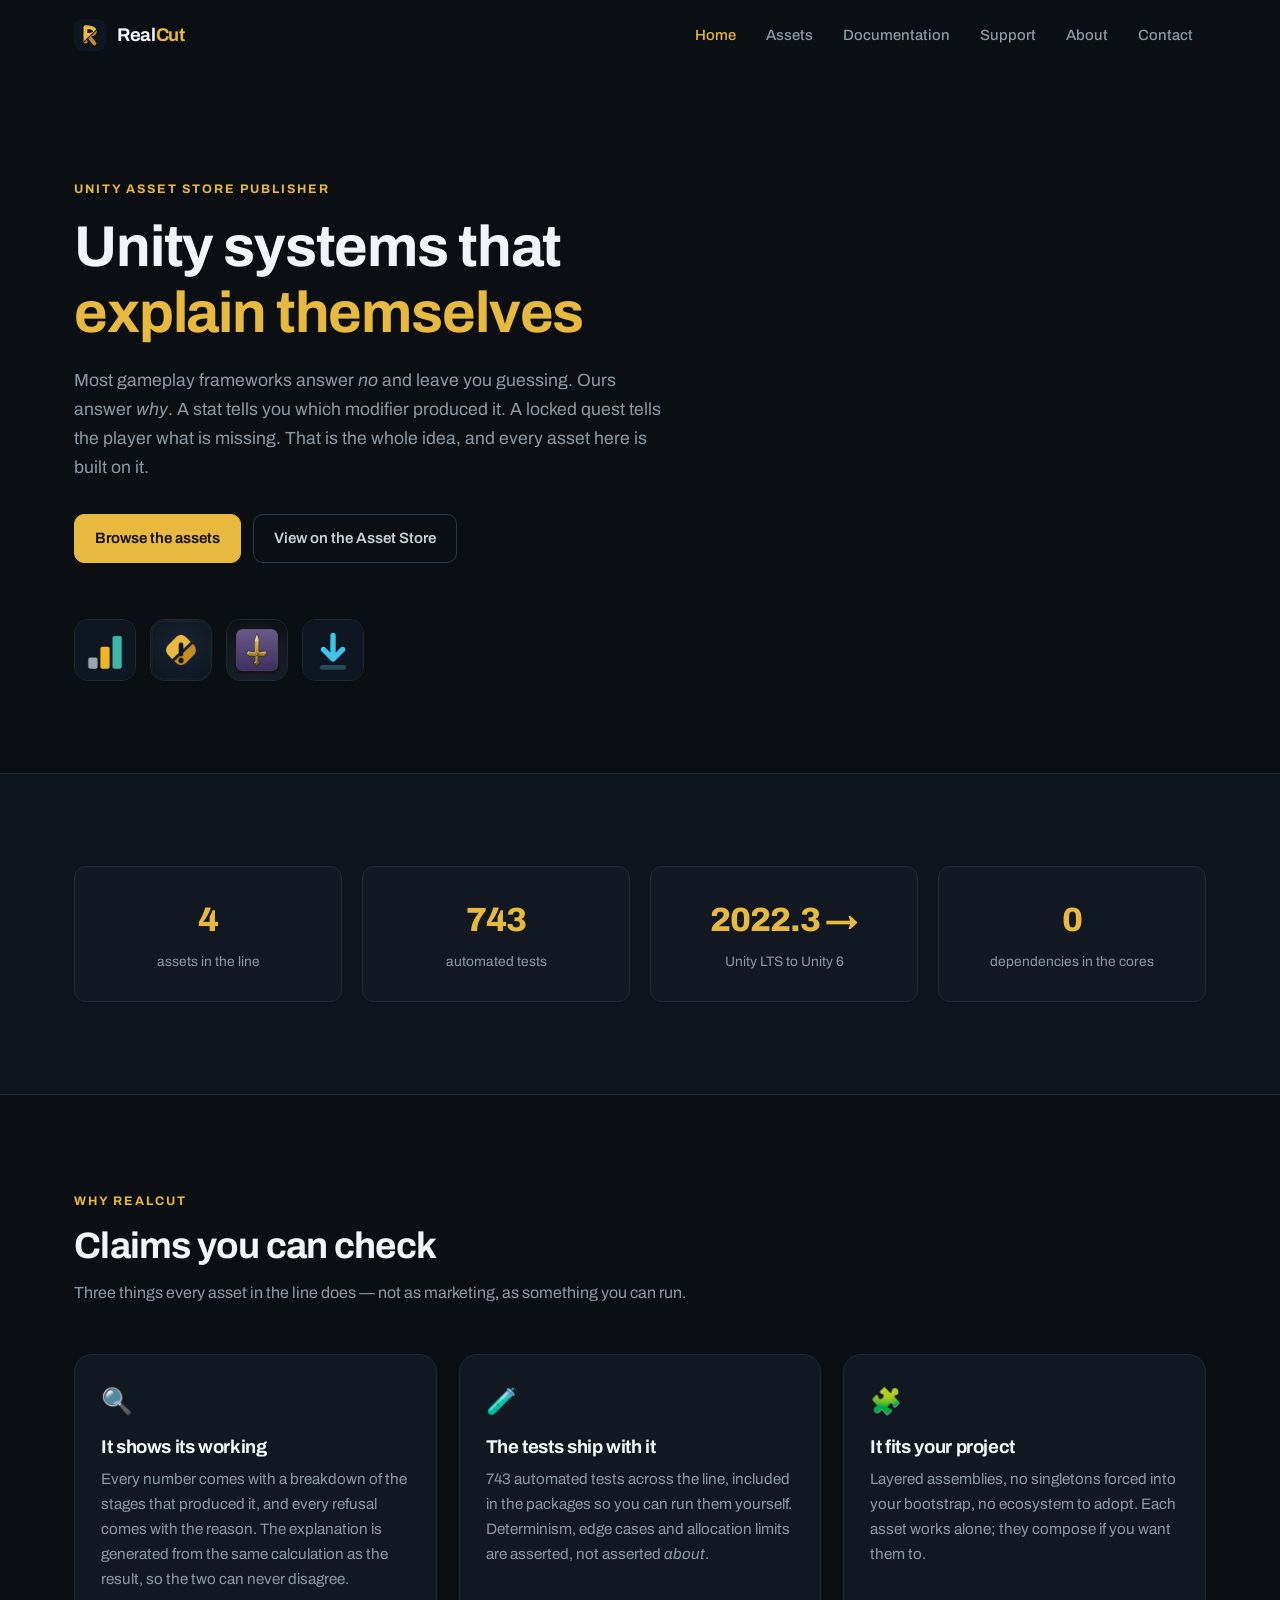
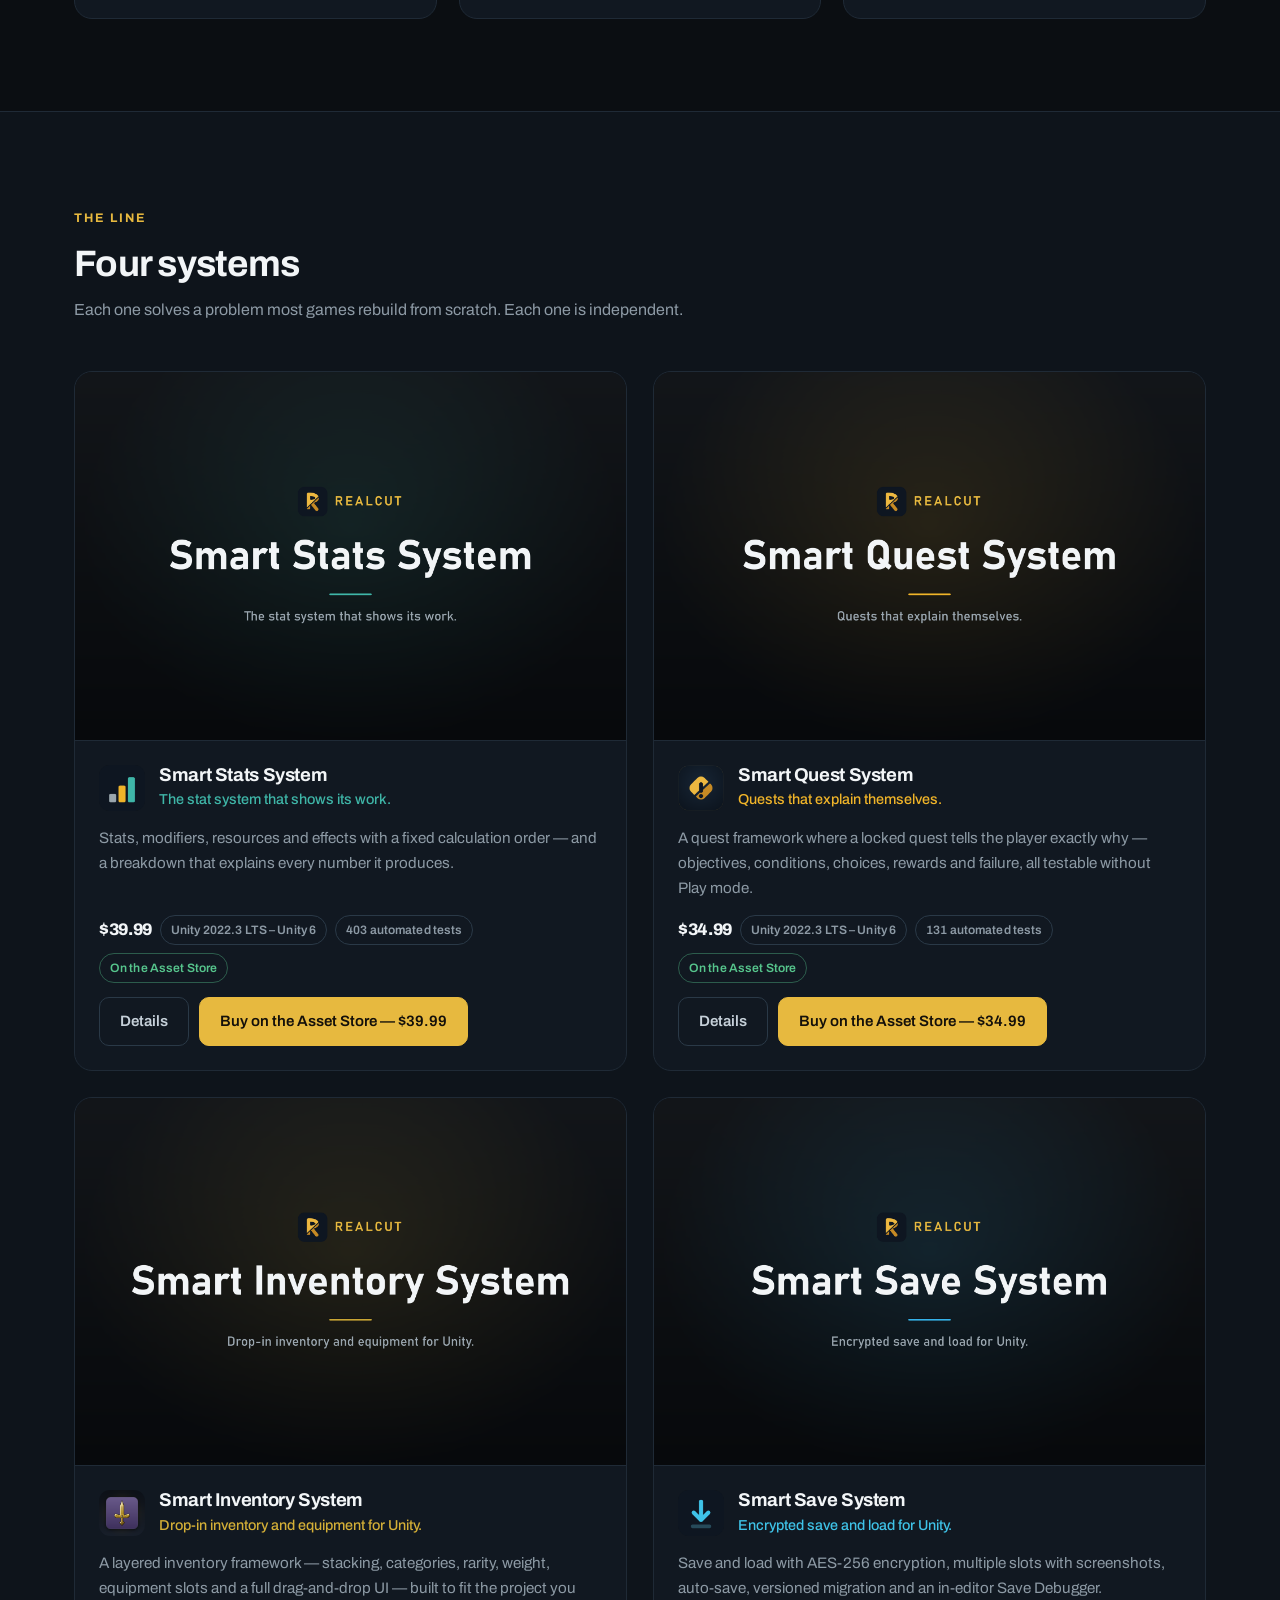
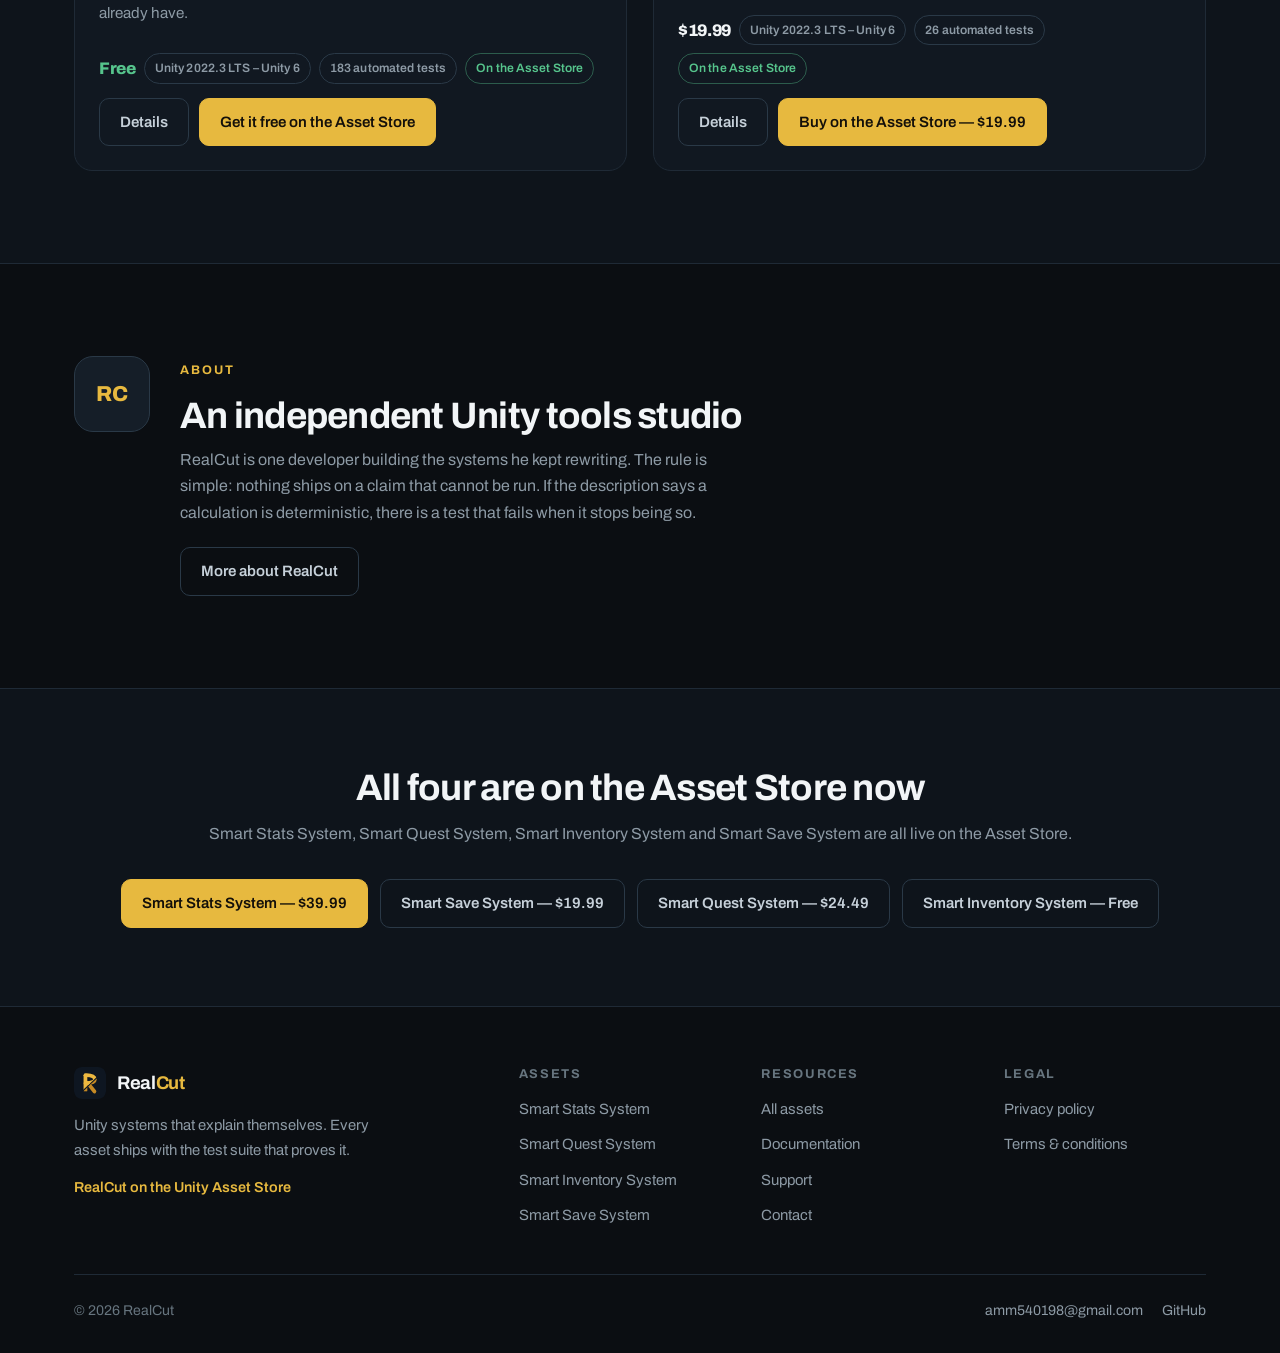
<file: index.html>
<!DOCTYPE html>
<html lang="en">
<head>
  <meta charset="UTF-8">
  <meta name="viewport" content="width=device-width, initial-scale=1.0">
  <title>RealCut — Unity systems that explain themselves</title>
  <meta name="description" content="RealCut builds Unity gameplay systems that show their working: stats, quests, inventory and saves, each shipped with the test suite that proves it.">
  <link rel="icon" type="image/svg+xml" href="assets/favicon.svg?v=20260904b">
  <link rel="alternate icon" type="image/png" href="assets/favicon-32.png?v=20260904b">
  <link rel="apple-touch-icon" href="assets/apple-touch-icon.png?v=20260904b">
  <meta property="og:title" content="RealCut — Unity systems that explain themselves">
  <meta property="og:description" content="Stats, quests, inventory and saves for Unity. Every asset ships with the test suite that proves it.">
  <meta property="og:image" content="assets/img/og-banner.png">
  <meta property="og:type" content="website">
  <link rel="stylesheet" href="css/style.css?v=20260904">
</head>
<body data-page="home">
  <header id="site-header" class="site-header"></header>

  <main>
    <section class="hero">
      <div class="container">
        <span class="eyebrow reveal">Unity Asset Store publisher</span>
        <h1 class="reveal" style="--i:1">Unity systems that<br><span class="grad">explain themselves</span></h1>
        <p class="tagline reveal" style="--i:2">
          Most gameplay frameworks answer <em>no</em> and leave you guessing. Ours answer
          <em>why</em>. A stat tells you which modifier produced it. A locked quest tells the
          player what is missing. That is the whole idea, and every asset here is built on it.
        </p>
        <div class="hero-actions reveal" style="--i:3">
          <a href="products.html" class="btn btn-solid">Browse the assets</a>
          <a href="https://assetstore.unity.com/publishers/152456" target="_blank" rel="noopener" class="btn btn-ghost">View on the Asset Store</a>
        </div>
        <div class="hero-suite reveal" style="--i:4">
          <a href="product.html?id=smart-stats" title="Smart Stats System"><img src="assets/img/icons/smart-stats.png" alt="Smart Stats System" width="160" height="160"></a>
          <a href="product.html?id=smart-quest" title="Smart Quest System"><img src="assets/img/icons/smart-quest.png" alt="Smart Quest System" width="160" height="160"></a>
          <a href="product.html?id=smart-inventory" title="Smart Inventory System"><img src="assets/img/icons/smart-inventory.png" alt="Smart Inventory System" width="160" height="160"></a>
          <a href="product.html?id=smart-save" title="Smart Save System"><img src="assets/img/icons/smart-save.png" alt="Smart Save System" width="160" height="160"></a>
        </div>
      </div>
    </section>

    <section class="section alt">
      <div class="container">
        <div class="stat-row">
          <div class="stat reveal"><span class="num" data-count="4">4</span><span class="lbl">assets in the line</span></div>
          <div class="stat reveal" style="--i:1"><span class="num" data-count="743">743</span><span class="lbl">automated tests</span></div>
          <div class="stat reveal" style="--i:2"><span class="num">2022.3 →</span><span class="lbl">Unity LTS to Unity 6</span></div>
          <div class="stat reveal" style="--i:3"><span class="num" data-count="0">0</span><span class="lbl">dependencies in the cores</span></div>
        </div>
      </div>
    </section>

    <section class="section">
      <div class="container">
        <div class="section-head reveal">
          <span class="eyebrow">Why RealCut</span>
          <h2>Claims you can check</h2>
          <p>Three things every asset in the line does — not as marketing, as something you can run.</p>
        </div>
        <div class="grid-3">
          <div class="card feature-card reveal">
            <div class="feature-icon">🔍</div>
            <h3>It shows its working</h3>
            <p>Every number comes with a breakdown of the stages that produced it, and every refusal comes with the reason. The explanation is generated from the same calculation as the result, so the two can never disagree.</p>
          </div>
          <div class="card feature-card reveal" style="--i:1">
            <div class="feature-icon">🧪</div>
            <h3>The tests ship with it</h3>
            <p>743 automated tests across the line, included in the packages so you can run them yourself. Determinism, edge cases and allocation limits are asserted, not asserted <em>about</em>.</p>
          </div>
          <div class="card feature-card reveal" style="--i:2">
            <div class="feature-icon">🧩</div>
            <h3>It fits your project</h3>
            <p>Layered assemblies, no singletons forced into your bootstrap, no ecosystem to adopt. Each asset works alone; they compose if you want them to.</p>
          </div>
        </div>
      </div>
    </section>

    <section class="section alt">
      <div class="container">
        <div class="section-head reveal">
          <span class="eyebrow">The line</span>
          <h2>Four systems</h2>
          <p>Each one solves a problem most games rebuild from scratch. Each one is independent.</p>
        </div>
        <div id="product-grid" class="product-grid"></div>
      </div>
    </section>

    <section class="section">
      <div class="container">
        <div class="about-hero reveal">
          <div class="avatar">RC</div>
          <div>
            <span class="eyebrow">About</span>
            <h2 style="margin-bottom:.6rem">An independent Unity tools studio</h2>
            <p class="dim" style="max-width:64ch">
              RealCut is one developer building the systems he kept rewriting. The rule is
              simple: nothing ships on a claim that cannot be run. If the description says a
              calculation is deterministic, there is a test that fails when it stops being so.
            </p>
            <div style="margin-top:1.3rem">
              <a href="about.html" class="btn btn-ghost">More about RealCut</a>
            </div>
          </div>
        </div>
      </div>
    </section>

    <section class="cta-band">
      <div class="container">
        <h2>All four are on the Asset Store now</h2>
        <p>Smart Stats System, Smart Quest System, Smart Inventory System and Smart Save System are all live on the Asset Store.</p>
        <div class="hero-actions">
          <a href="https://assetstore.unity.com/packages/tools/game-toolkits/smart-stats-system-396696" target="_blank" rel="noopener" class="btn btn-solid">Smart Stats System — $39.99</a>
          <a href="https://assetstore.unity.com/packages/tools/utilities/smart-save-system-394386" target="_blank" rel="noopener" class="btn btn-ghost">Smart Save System — $19.99</a> <a href="https://assetstore.unity.com/packages/tools/game-toolkits/smart-quest-system-395378" target="_blank" rel="noopener" class="btn btn-ghost">Smart Quest System — $24.49</a> <a href="https://assetstore.unity.com/packages/tools/game-toolkits/smart-inventory-system-394732" target="_blank" rel="noopener" class="btn btn-ghost">Smart Inventory System — Free</a>
        </div>
      </div>
    </section>
  </main>

  <footer id="site-footer" class="site-footer"></footer>
  <script src="js/main.js?v=20260904"></script>
  <script src="js/products.js?v=20260905"></script>
</body>
</html>
</file>
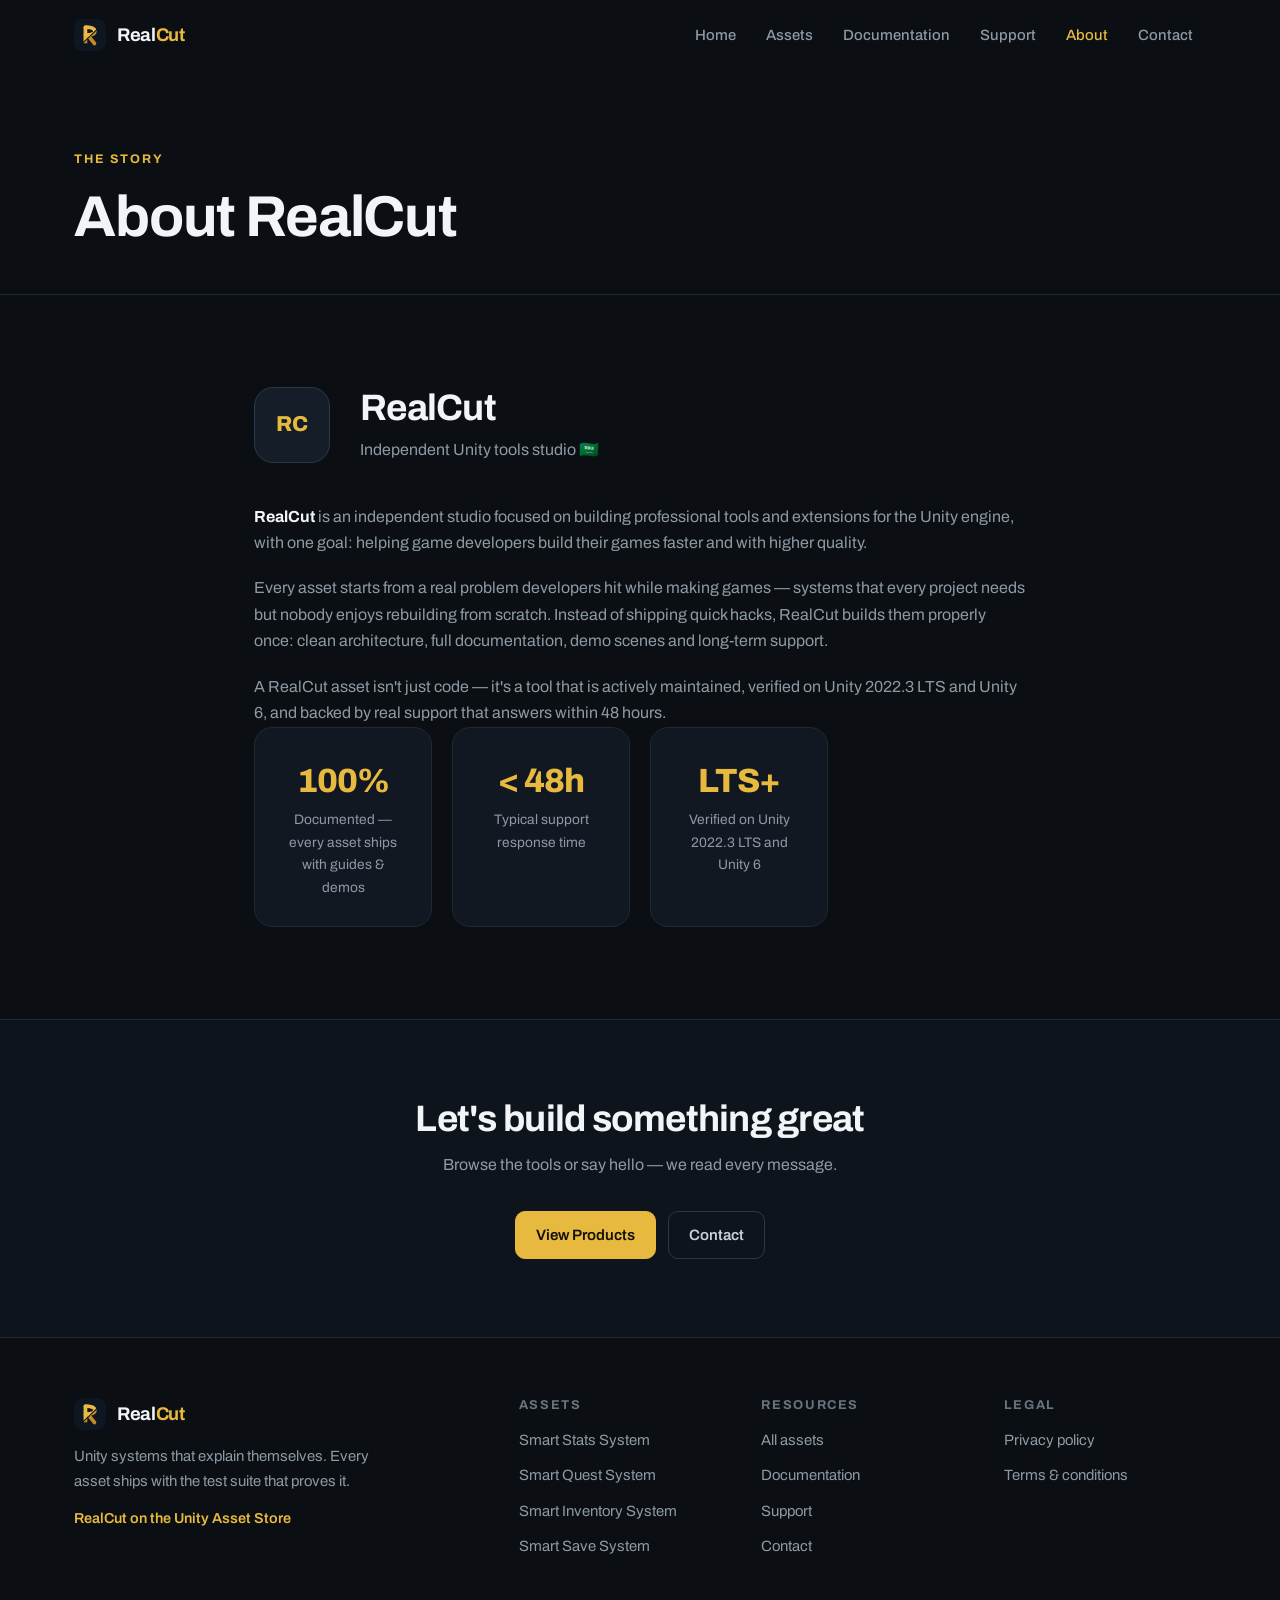
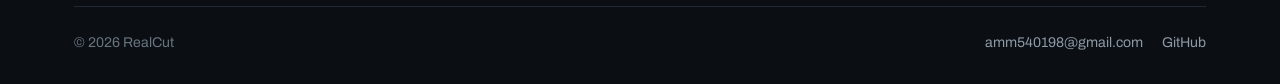
<file: about.html>
<!DOCTYPE html>
<html lang="en">
<head>
  <meta charset="UTF-8">
  <meta name="viewport" content="width=device-width, initial-scale=1.0">
  <title>About — RealCut</title>
  <meta name="description" content="RealCut is an independent publisher building professional tools and extensions for the Unity engine.">
  <link rel="icon" type="image/svg+xml" href="assets/favicon.svg?v=20260904b">
  <link rel="alternate icon" type="image/png" href="assets/favicon-32.png?v=20260904b">
  <link rel="apple-touch-icon" href="assets/apple-touch-icon.png?v=20260904b">
  <link rel="stylesheet" href="css/style.css?v=20260904">
</head>
<body data-page="about">
  <header id="site-header" class="site-header"></header>

  <main>
    <section class="page-head">
      <div class="container">
        <span class="eyebrow">The story</span>
        <h1>About RealCut</h1>
      </div>
    </section>

    <section class="section">
      <div class="container" style="max-width:820px">
        <div class="about-hero">
          <div class="avatar">RC</div>
          <div>
            <h2 style="margin-bottom:0.5rem">RealCut</h2>
            <p style="color:var(--text-dim)">Independent Unity tools studio 🇸🇦</p>
          </div>
        </div>

        <div style="margin-top:2.5rem; display:grid; gap:1.2rem; color:var(--text-dim)">
          <p>
            <strong style="color:var(--text)">RealCut</strong> is an independent studio focused on building
            professional tools and extensions for the Unity engine, with one goal: helping game developers
            build their games faster and with higher quality.
          </p>
          <p>
            Every asset starts from a real problem developers hit while making games — systems that every project
            needs but nobody enjoys rebuilding from scratch. Instead of shipping quick hacks, RealCut builds them
            properly once: clean architecture, full documentation, demo scenes and long-term support.
          </p>
          <p>
            A RealCut asset isn't just code — it's a tool that is actively maintained, verified on Unity 2022.3 LTS and Unity 6, and backed by real support that answers within 48 hours.
          </p>
        </div>

        <div class="stat-row">
          <div class="card stat">
            <div class="num">100%</div>
            <div class="lbl">Documented — every asset ships with guides &amp; demos</div>
          </div>
          <div class="card stat">
            <div class="num">&lt; 48h</div>
            <div class="lbl">Typical support response time</div>
          </div>
          <div class="card stat">
            <div class="num">LTS+</div>
            <div class="lbl">Verified on Unity 2022.3 LTS and Unity 6</div>
          </div>
        </div>
      </div>
    </section>

    <section class="cta-band">
      <div class="container">
        <h2>Let's build something great</h2>
        <p>Browse the tools or say hello — we read every message.</p>
        <div class="hero-actions">
          <a href="products.html" class="btn btn-primary">View Products</a>
          <a href="contact.html" class="btn btn-outline">Contact</a>
        </div>
      </div>
    </section>
  </main>

  <footer id="site-footer" class="site-footer"></footer>
  <script src="js/main.js?v=20260904"></script>
</body>
</html>
</file>
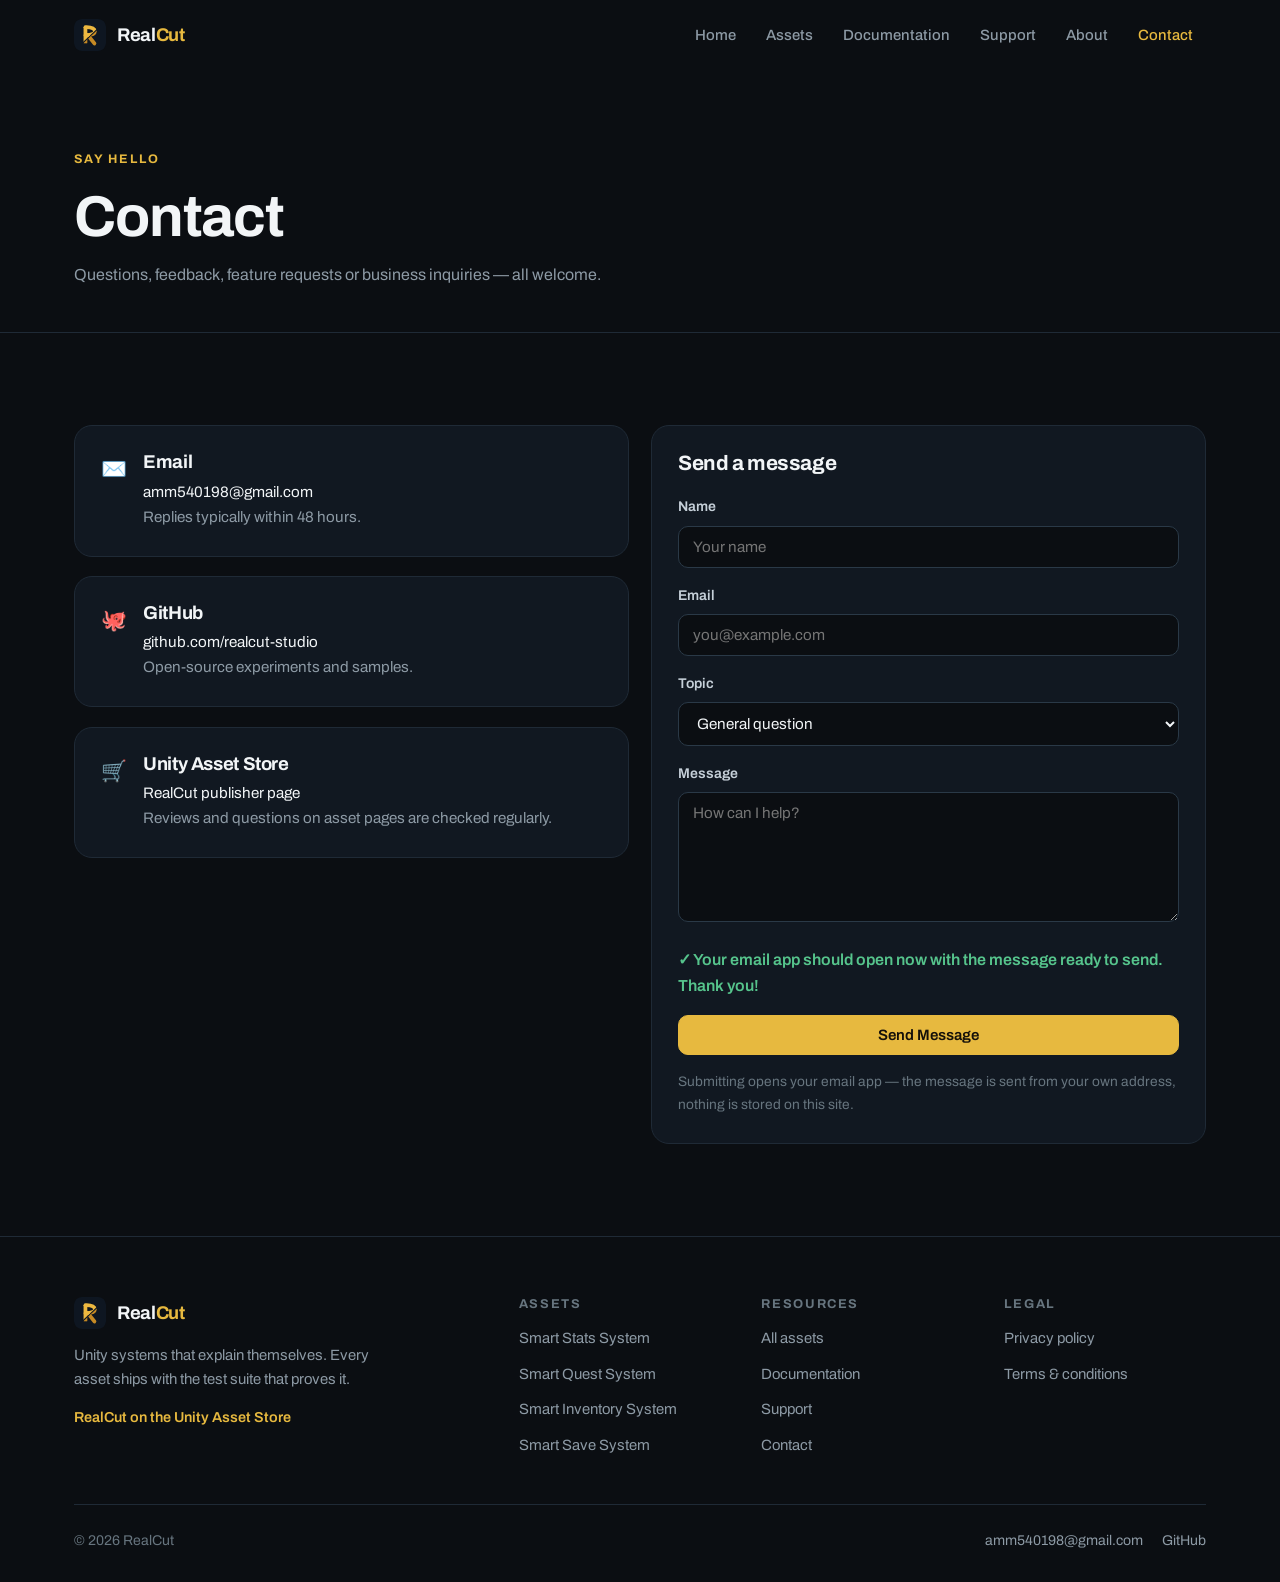
<file: contact.html>
<!DOCTYPE html>
<html lang="en">
<head>
  <meta charset="UTF-8">
  <meta name="viewport" content="width=device-width, initial-scale=1.0">
  <title>Contact — RealCut</title>
  <meta name="description" content="Contact RealCut — email, message form and GitHub.">
  <link rel="icon" type="image/svg+xml" href="assets/favicon.svg?v=20260904b">
  <link rel="alternate icon" type="image/png" href="assets/favicon-32.png?v=20260904b">
  <link rel="apple-touch-icon" href="assets/apple-touch-icon.png?v=20260904b">
  <link rel="stylesheet" href="css/style.css?v=20260904">
</head>
<body data-page="contact">
  <header id="site-header" class="site-header"></header>

  <main>
    <section class="page-head">
      <div class="container">
        <span class="eyebrow">Say hello</span>
        <h1>Contact</h1>
        <p>Questions, feedback, feature requests or business inquiries — all welcome.</p>
      </div>
    </section>

    <section class="section">
      <div class="container">
        <div class="grid-2" style="align-items:start">
          <div style="display:grid; gap:1.2rem">
            <div class="card info-tile">
              <div class="ico">✉️</div>
              <div>
                <h3>Email</h3>
                <p><a href="mailto:amm540198@gmail.com">amm540198@gmail.com</a><br>Replies typically within 48 hours.</p>
              </div>
            </div>
            <div class="card info-tile">
              <div class="ico">🐙</div>
              <div>
                <h3>GitHub</h3>
                <p><a href="https://github.com/realcut-studio" target="_blank" rel="noopener">github.com/realcut-studio</a><br>Open-source experiments and samples.</p>
              </div>
            </div>
            <div class="card info-tile">
              <div class="ico">🛒</div>
              <div>
                <h3>Unity Asset Store</h3>
                <p><a href="https://assetstore.unity.com/" target="_blank" rel="noopener">RealCut publisher page</a><br>Reviews and questions on asset pages are checked regularly.</p>
              </div>
            </div>
          </div>

          <div class="card">
            <h2 style="font-size:1.3rem; margin-bottom:1.2rem">Send a message</h2>
            <form id="contact-form" class="form-grid">
              <div>
                <label for="cf-name">Name</label>
                <input id="cf-name" name="name" type="text" placeholder="Your name" required>
              </div>
              <div>
                <label for="cf-email">Email</label>
                <input id="cf-email" name="email" type="email" placeholder="you@example.com" required>
              </div>
              <div>
                <label for="cf-topic">Topic</label>
                <select id="cf-topic" name="topic">
                  <option>General question</option>
                  <option>Bug report</option>
                  <option>Feature request</option>
                  <option>Business inquiry</option>
                </select>
              </div>
              <div>
                <label for="cf-msg">Message</label>
                <textarea id="cf-msg" name="message" placeholder="How can I help?" required></textarea>
              </div>
              <div class="form-success" id="cf-success">✓ Your email app should open now with the message ready to send. Thank you!</div>
              <button type="submit" class="btn btn-primary">Send Message</button>
              <p class="form-note">Submitting opens your email app — the message is sent from your own address, nothing is stored on this site.</p>
            </form>
          </div>
        </div>
      </div>
    </section>
  </main>

  <footer id="site-footer" class="site-footer"></footer>
  <script src="js/main.js?v=20260904"></script>
  <script>
    document.getElementById("contact-form").addEventListener("submit", (e) => {
      e.preventDefault();
      const f = e.target;
      const subject = encodeURIComponent(`[${f.topic.value}] Message from ${f.name.value}`);
      const body = encodeURIComponent(`${f.message.value}\n\n— ${f.name.value} (${f.email.value})`);
      window.location.href = `mailto:amm540198@gmail.com?subject=${subject}&body=${body}`;
      document.getElementById("cf-success").classList.add("show");
    });
  </script>
</body>
</html>
</file>
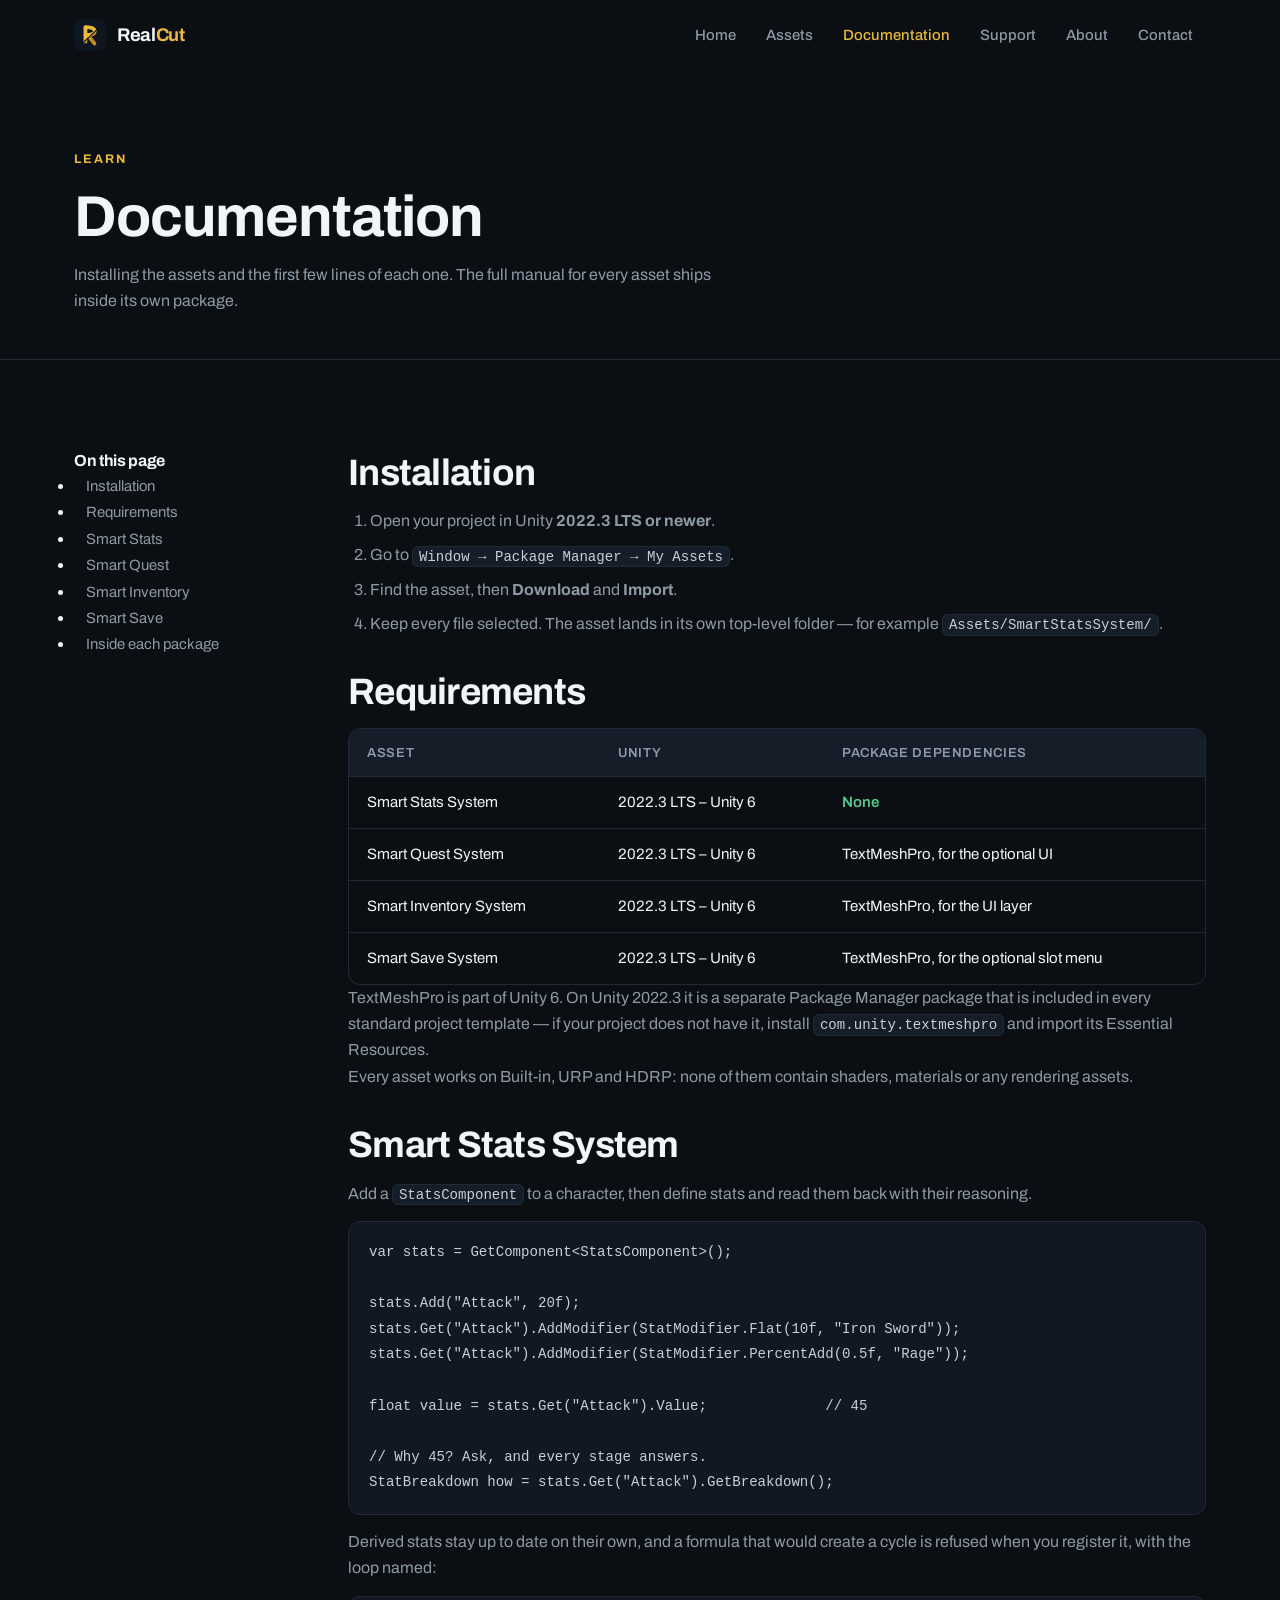
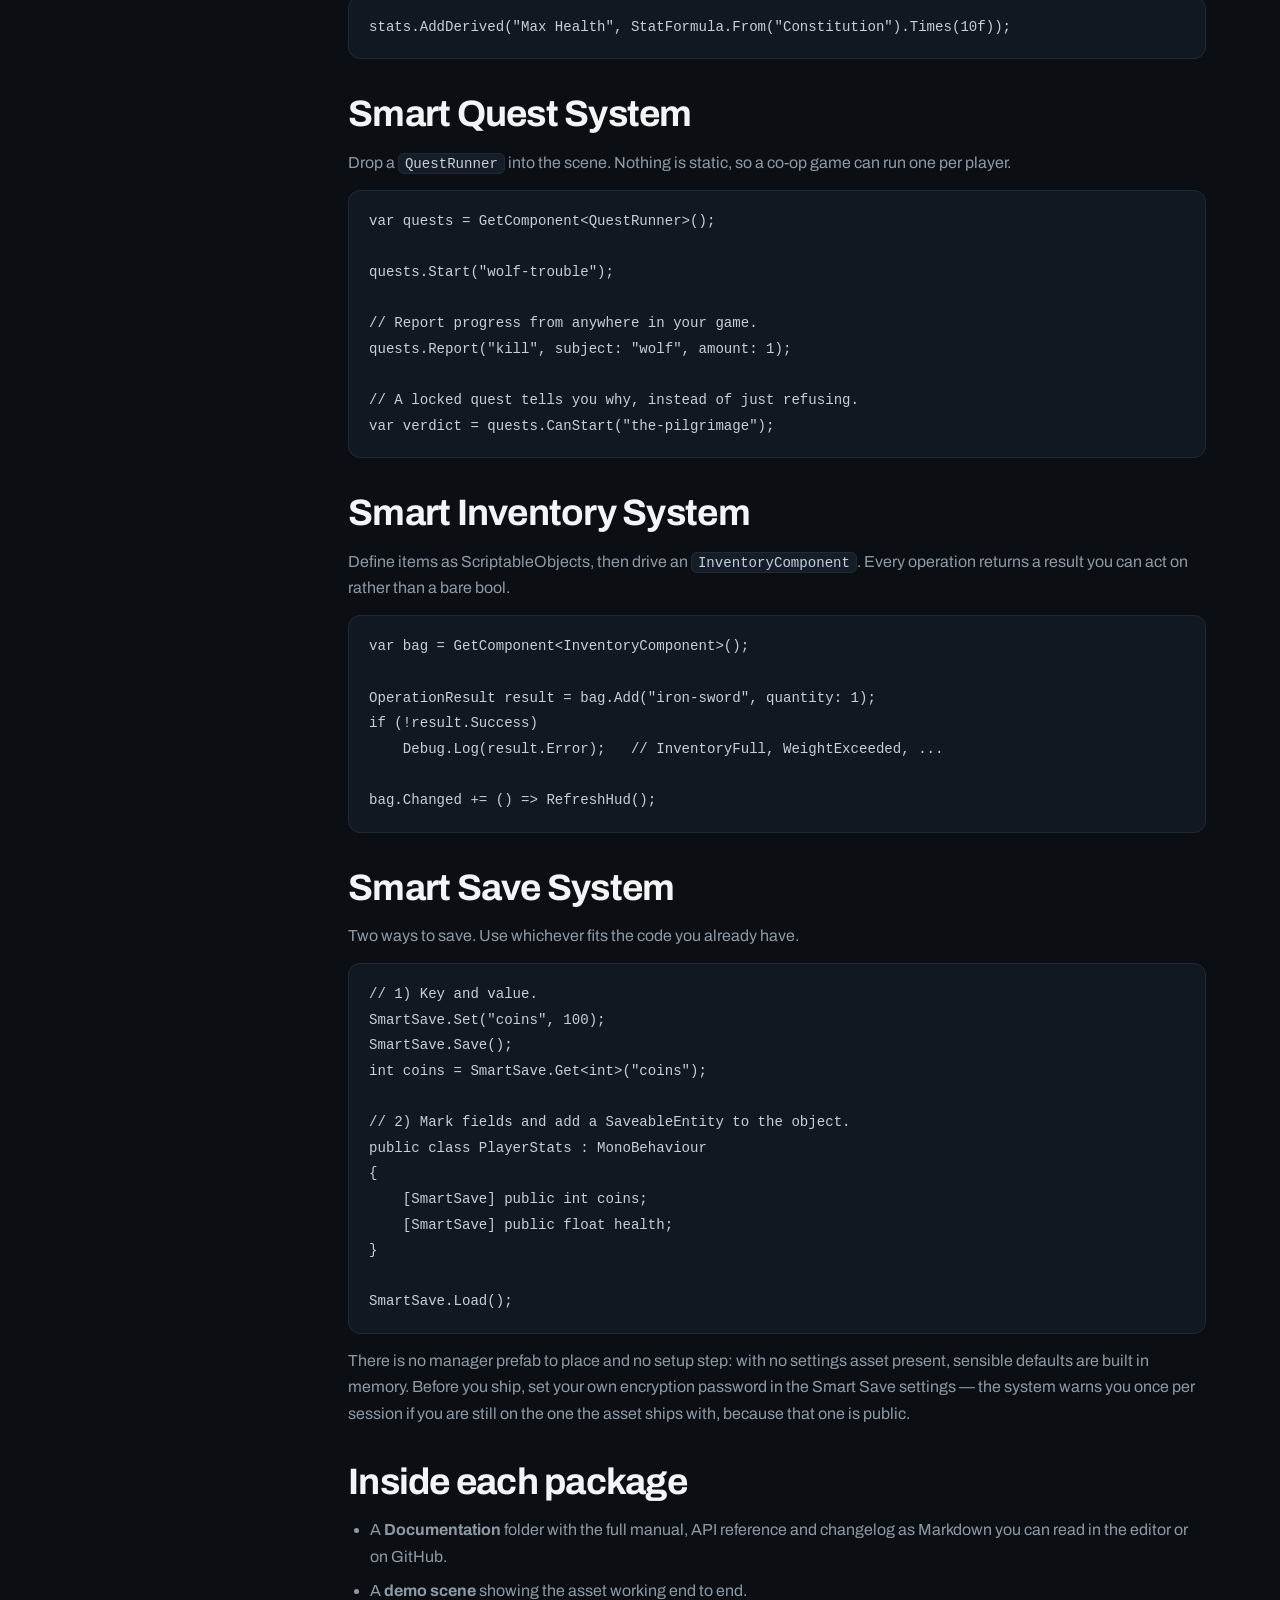
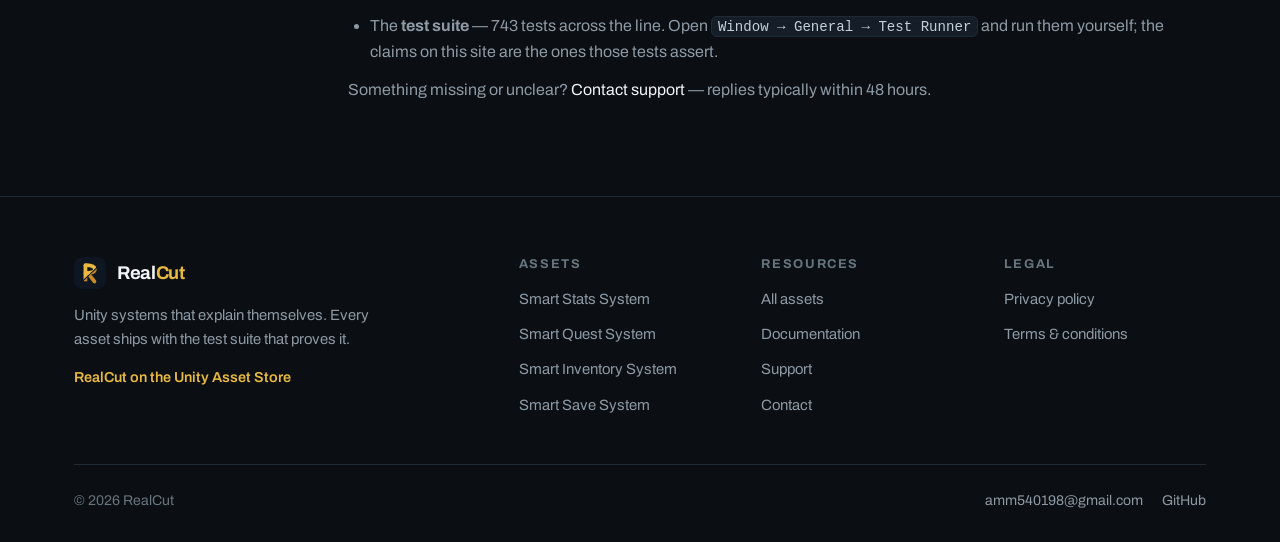
<file: docs.html>
<!DOCTYPE html>
<html lang="en">
<head>
  <meta charset="UTF-8">
  <meta name="viewport" content="width=device-width, initial-scale=1.0">
  <title>Documentation — RealCut</title>
  <meta name="description" content="Installing and getting started with RealCut Unity assets: Smart Stats, Smart Quest, Smart Inventory and Smart Save.">
  <link rel="icon" type="image/svg+xml" href="assets/favicon.svg?v=20260904b">
  <link rel="alternate icon" type="image/png" href="assets/favicon-32.png?v=20260904b">
  <link rel="apple-touch-icon" href="assets/apple-touch-icon.png?v=20260904b">
  <link rel="stylesheet" href="css/style.css?v=20260904">
</head>
<body data-page="docs">
  <header id="site-header" class="site-header"></header>

  <main>
    <section class="page-head">
      <div class="container">
        <span class="eyebrow">Learn</span>
        <h1>Documentation</h1>
        <p>Installing the assets and the first few lines of each one. The full manual for every asset ships inside its own package.</p>
      </div>
    </section>

    <section class="section">
      <div class="container docs-layout">
        <aside class="docs-nav">
          <h4>On this page</h4>
          <ul>
            <li><a href="#installation">Installation</a></li>
            <li><a href="#requirements">Requirements</a></li>
            <li><a href="#stats">Smart Stats</a></li>
            <li><a href="#quest">Smart Quest</a></li>
            <li><a href="#inventory">Smart Inventory</a></li>
            <li><a href="#save">Smart Save</a></li>
            <li><a href="#in-package">Inside each package</a></li>
          </ul>
        </aside>

        <div class="docs-body">
          <h2 id="installation">Installation</h2>
          <ol>
            <li>Open your project in Unity <strong>2022.3 LTS or newer</strong>.</li>
            <li>Go to <code>Window → Package Manager → My Assets</code>.</li>
            <li>Find the asset, then <strong>Download</strong> and <strong>Import</strong>.</li>
            <li>Keep every file selected. The asset lands in its own top-level folder — for example <code>Assets/SmartStatsSystem/</code>.</li>
          </ol>

          <h2 id="requirements">Requirements</h2>
          <div class="table-wrap">
            <table>
              <thead><tr><th>Asset</th><th>Unity</th><th>Package dependencies</th></tr></thead>
              <tbody>
                <tr><td>Smart Stats System</td><td>2022.3 LTS – Unity 6</td><td class="yes">None</td></tr>
                <tr><td>Smart Quest System</td><td>2022.3 LTS – Unity 6</td><td>TextMeshPro, for the optional UI</td></tr>
                <tr><td>Smart Inventory System</td><td>2022.3 LTS – Unity 6</td><td>TextMeshPro, for the UI layer</td></tr>
                <tr><td>Smart Save System</td><td>2022.3 LTS – Unity 6</td><td>TextMeshPro, for the optional slot menu</td></tr>
              </tbody>
            </table>
          </div>
          <p>TextMeshPro is part of Unity 6. On Unity 2022.3 it is a separate Package Manager package that is included in every standard project template — if your project does not have it, install <code>com.unity.textmeshpro</code> and import its Essential Resources.</p>
          <p>Every asset works on Built-in, URP and HDRP: none of them contain shaders, materials or any rendering assets.</p>

          <h2 id="stats">Smart Stats System</h2>
          <p>Add a <code>StatsComponent</code> to a character, then define stats and read them back with their reasoning.</p>
          <pre><code>var stats = GetComponent&lt;StatsComponent&gt;();

stats.Add("Attack", 20f);
stats.Get("Attack").AddModifier(StatModifier.Flat(10f, "Iron Sword"));
stats.Get("Attack").AddModifier(StatModifier.PercentAdd(0.5f, "Rage"));

float value = stats.Get("Attack").Value;              // 45

// Why 45? Ask, and every stage answers.
StatBreakdown how = stats.Get("Attack").GetBreakdown();</code></pre>
          <p>Derived stats stay up to date on their own, and a formula that would create a cycle is refused when you register it, with the loop named:</p>
          <pre><code>stats.AddDerived("Max Health", StatFormula.From("Constitution").Times(10f));</code></pre>

          <h2 id="quest">Smart Quest System</h2>
          <p>Drop a <code>QuestRunner</code> into the scene. Nothing is static, so a co-op game can run one per player.</p>
          <pre><code>var quests = GetComponent&lt;QuestRunner&gt;();

quests.Start("wolf-trouble");

// Report progress from anywhere in your game.
quests.Report("kill", subject: "wolf", amount: 1);

// A locked quest tells you why, instead of just refusing.
var verdict = quests.CanStart("the-pilgrimage");</code></pre>

          <h2 id="inventory">Smart Inventory System</h2>
          <p>Define items as ScriptableObjects, then drive an <code>InventoryComponent</code>. Every operation returns a result you can act on rather than a bare bool.</p>
          <pre><code>var bag = GetComponent&lt;InventoryComponent&gt;();

OperationResult result = bag.Add("iron-sword", quantity: 1);
if (!result.Success)
    Debug.Log(result.Error);   // InventoryFull, WeightExceeded, ...

bag.Changed += () =&gt; RefreshHud();</code></pre>

          <h2 id="save">Smart Save System</h2>
          <p>Two ways to save. Use whichever fits the code you already have.</p>
          <pre><code>// 1) Key and value.
SmartSave.Set("coins", 100);
SmartSave.Save();
int coins = SmartSave.Get&lt;int&gt;("coins");

// 2) Mark fields and add a SaveableEntity to the object.
public class PlayerStats : MonoBehaviour
{
    [SmartSave] public int coins;
    [SmartSave] public float health;
}

SmartSave.Load();</code></pre>
          <p>There is no manager prefab to place and no setup step: with no settings asset present, sensible defaults are built in memory. Before you ship, set your own encryption password in the Smart Save settings — the system warns you once per session if you are still on the one the asset ships with, because that one is public.</p>

          <h2 id="in-package">Inside each package</h2>
          <ul>
            <li>A <strong>Documentation</strong> folder with the full manual, API reference and changelog as Markdown you can read in the editor or on GitHub.</li>
            <li>A <strong>demo scene</strong> showing the asset working end to end.</li>
            <li>The <strong>test suite</strong> — 743 tests across the line. Open <code>Window → General → Test Runner</code> and run them yourself; the claims on this site are the ones those tests assert.</li>
          </ul>
          <p>Something missing or unclear? <a href="support.html">Contact support</a> — replies typically within 48 hours.</p>
        </div>
      </div>
    </section>
  </main>

  <footer id="site-footer" class="site-footer"></footer>
  <script src="js/main.js?v=20260904"></script>
</body>
</html>
</file>
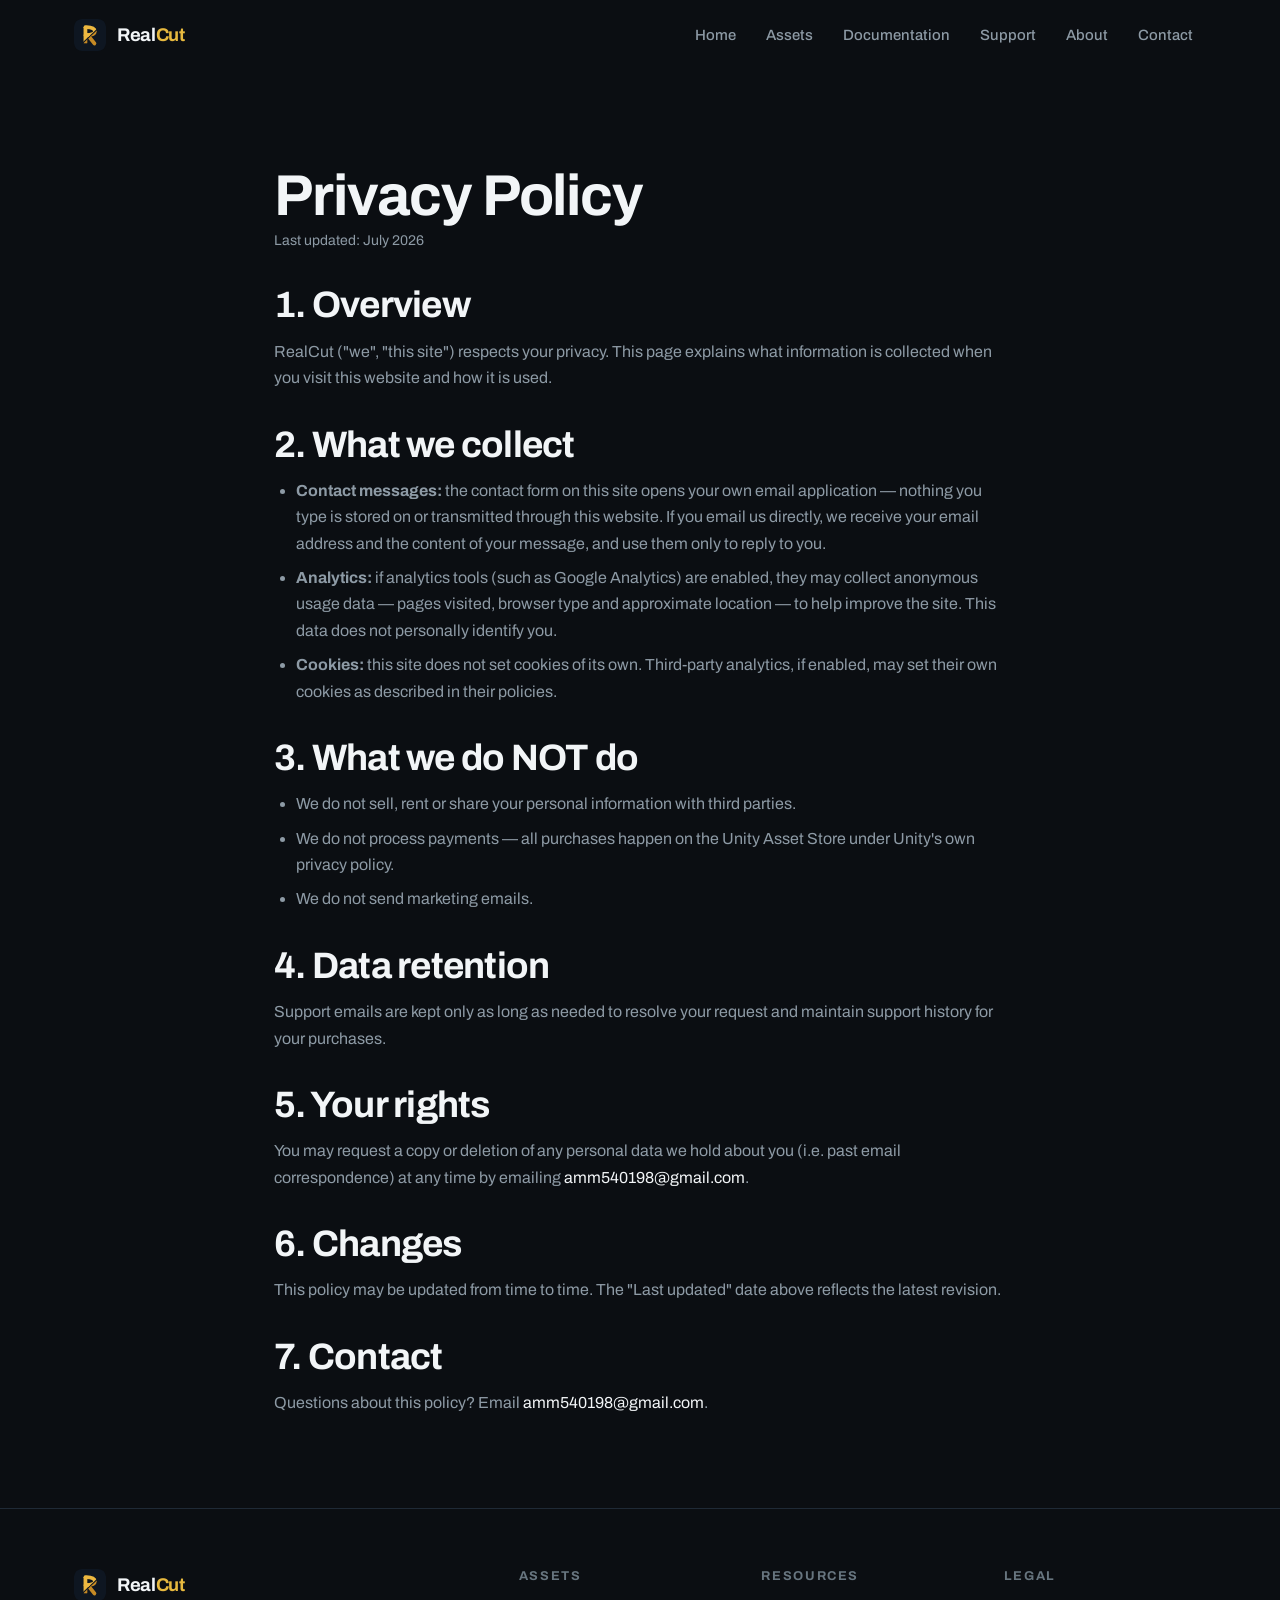
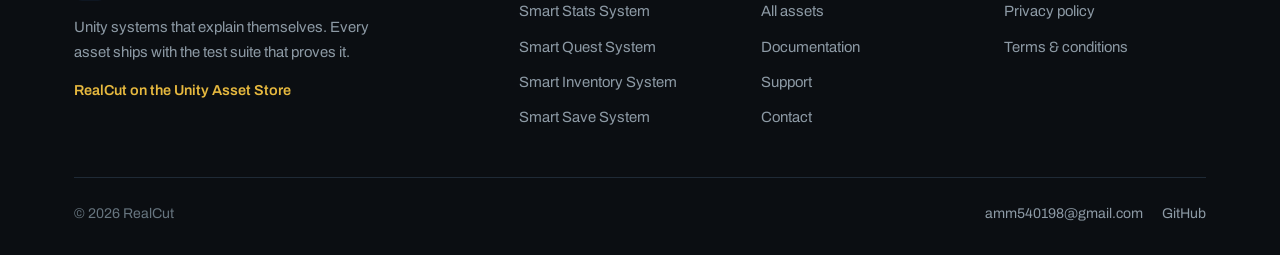
<file: privacy.html>
<!DOCTYPE html>
<html lang="en">
<head>
  <meta charset="UTF-8">
  <meta name="viewport" content="width=device-width, initial-scale=1.0">
  <title>Privacy Policy — RealCut</title>
  <meta name="description" content="RealCut privacy policy — what data this site collects and how it is used.">
  <link rel="icon" type="image/svg+xml" href="assets/favicon.svg?v=20260904b">
  <link rel="alternate icon" type="image/png" href="assets/favicon-32.png?v=20260904b">
  <link rel="apple-touch-icon" href="assets/apple-touch-icon.png?v=20260904b">
  <link rel="stylesheet" href="css/style.css?v=20260904">
</head>
<body data-page="privacy">
  <header id="site-header" class="site-header"></header>

  <main>
    <section class="section legal">
      <div class="container" style="max-width:780px">
        <h1>Privacy Policy</h1>
        <p class="updated">Last updated: July 2026</p>

        <h2>1. Overview</h2>
        <p>RealCut ("we", "this site") respects your privacy. This page explains what information is collected when you visit this website and how it is used.</p>

        <h2>2. What we collect</h2>
        <ul>
          <li><strong>Contact messages:</strong> the contact form on this site opens your own email application — nothing you type is stored on or transmitted through this website. If you email us directly, we receive your email address and the content of your message, and use them only to reply to you.</li>
          <li><strong>Analytics:</strong> if analytics tools (such as Google Analytics) are enabled, they may collect anonymous usage data — pages visited, browser type and approximate location — to help improve the site. This data does not personally identify you.</li>
          <li><strong>Cookies:</strong> this site does not set cookies of its own. Third-party analytics, if enabled, may set their own cookies as described in their policies.</li>
        </ul>

        <h2>3. What we do NOT do</h2>
        <ul>
          <li>We do not sell, rent or share your personal information with third parties.</li>
          <li>We do not process payments — all purchases happen on the Unity Asset Store under Unity's own privacy policy.</li>
          <li>We do not send marketing emails.</li>
        </ul>

        <h2>4. Data retention</h2>
        <p>Support emails are kept only as long as needed to resolve your request and maintain support history for your purchases.</p>

        <h2>5. Your rights</h2>
        <p>You may request a copy or deletion of any personal data we hold about you (i.e. past email correspondence) at any time by emailing <a href="mailto:amm540198@gmail.com">amm540198@gmail.com</a>.</p>

        <h2>6. Changes</h2>
        <p>This policy may be updated from time to time. The "Last updated" date above reflects the latest revision.</p>

        <h2>7. Contact</h2>
        <p>Questions about this policy? Email <a href="mailto:amm540198@gmail.com">amm540198@gmail.com</a>.</p>
      </div>
    </section>
  </main>

  <footer id="site-footer" class="site-footer"></footer>
  <script src="js/main.js?v=20260904"></script>
</body>
</html>
</file>
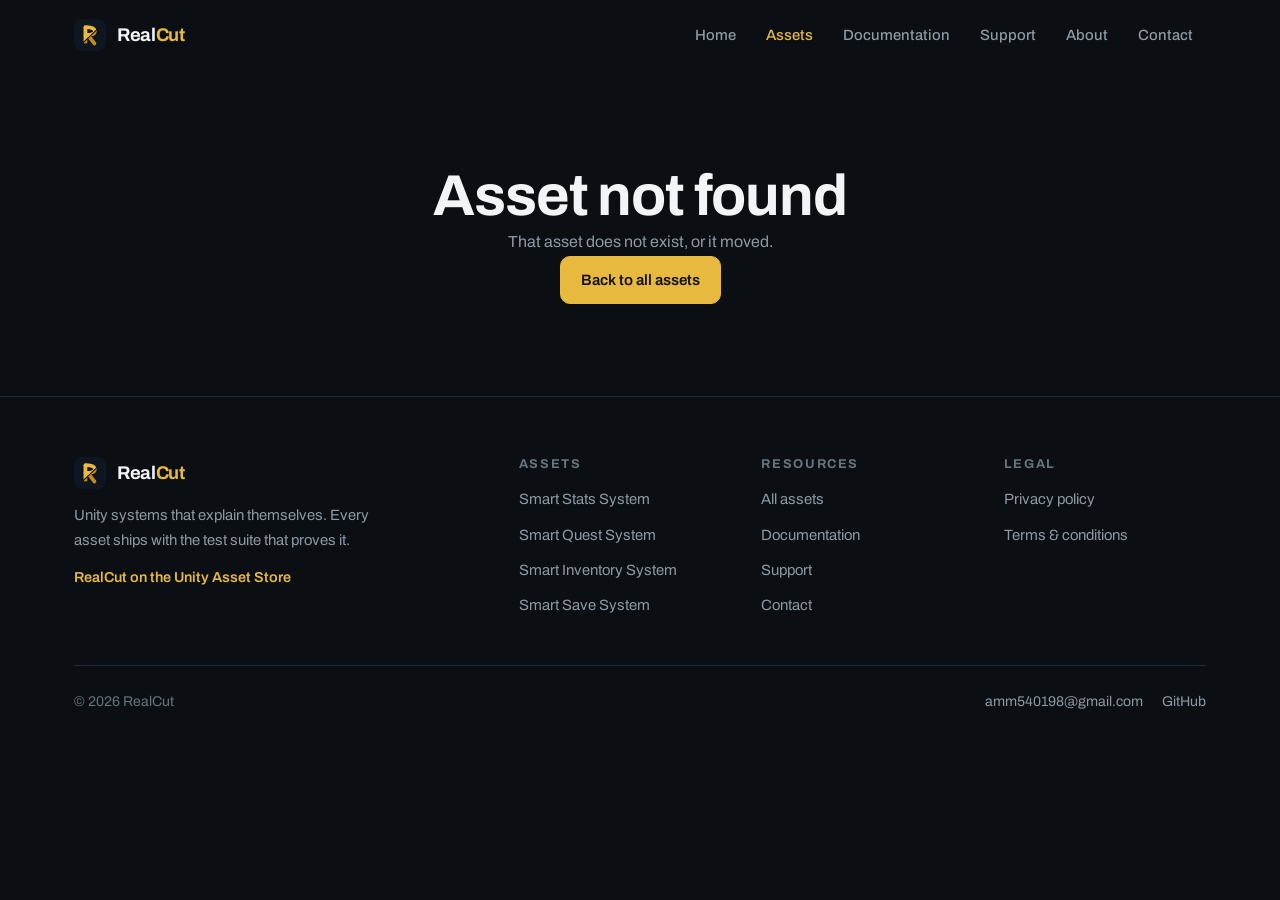
<file: product.html>
<!DOCTYPE html>
<html lang="en">
<head>
  <meta charset="UTF-8">
  <meta name="viewport" content="width=device-width, initial-scale=1.0">
  <title>Product — RealCut</title>
  <meta name="description" content="RealCut Unity asset — features, compatibility, changelog, FAQ and purchase link.">
  <link rel="icon" type="image/svg+xml" href="assets/favicon.svg?v=20260904b">
  <link rel="alternate icon" type="image/png" href="assets/favicon-32.png?v=20260904b">
  <link rel="apple-touch-icon" href="assets/apple-touch-icon.png?v=20260904b">
  <link rel="stylesheet" href="css/style.css?v=20260904">
</head>
<body data-page="products">
  <header id="site-header" class="site-header"></header>

  <main id="product-root"></main>

  <footer id="site-footer" class="site-footer"></footer>
  <script src="js/main.js?v=20260904"></script>
  <script src="js/products.js?v=20260904"></script>
</body>
</html>
</file>
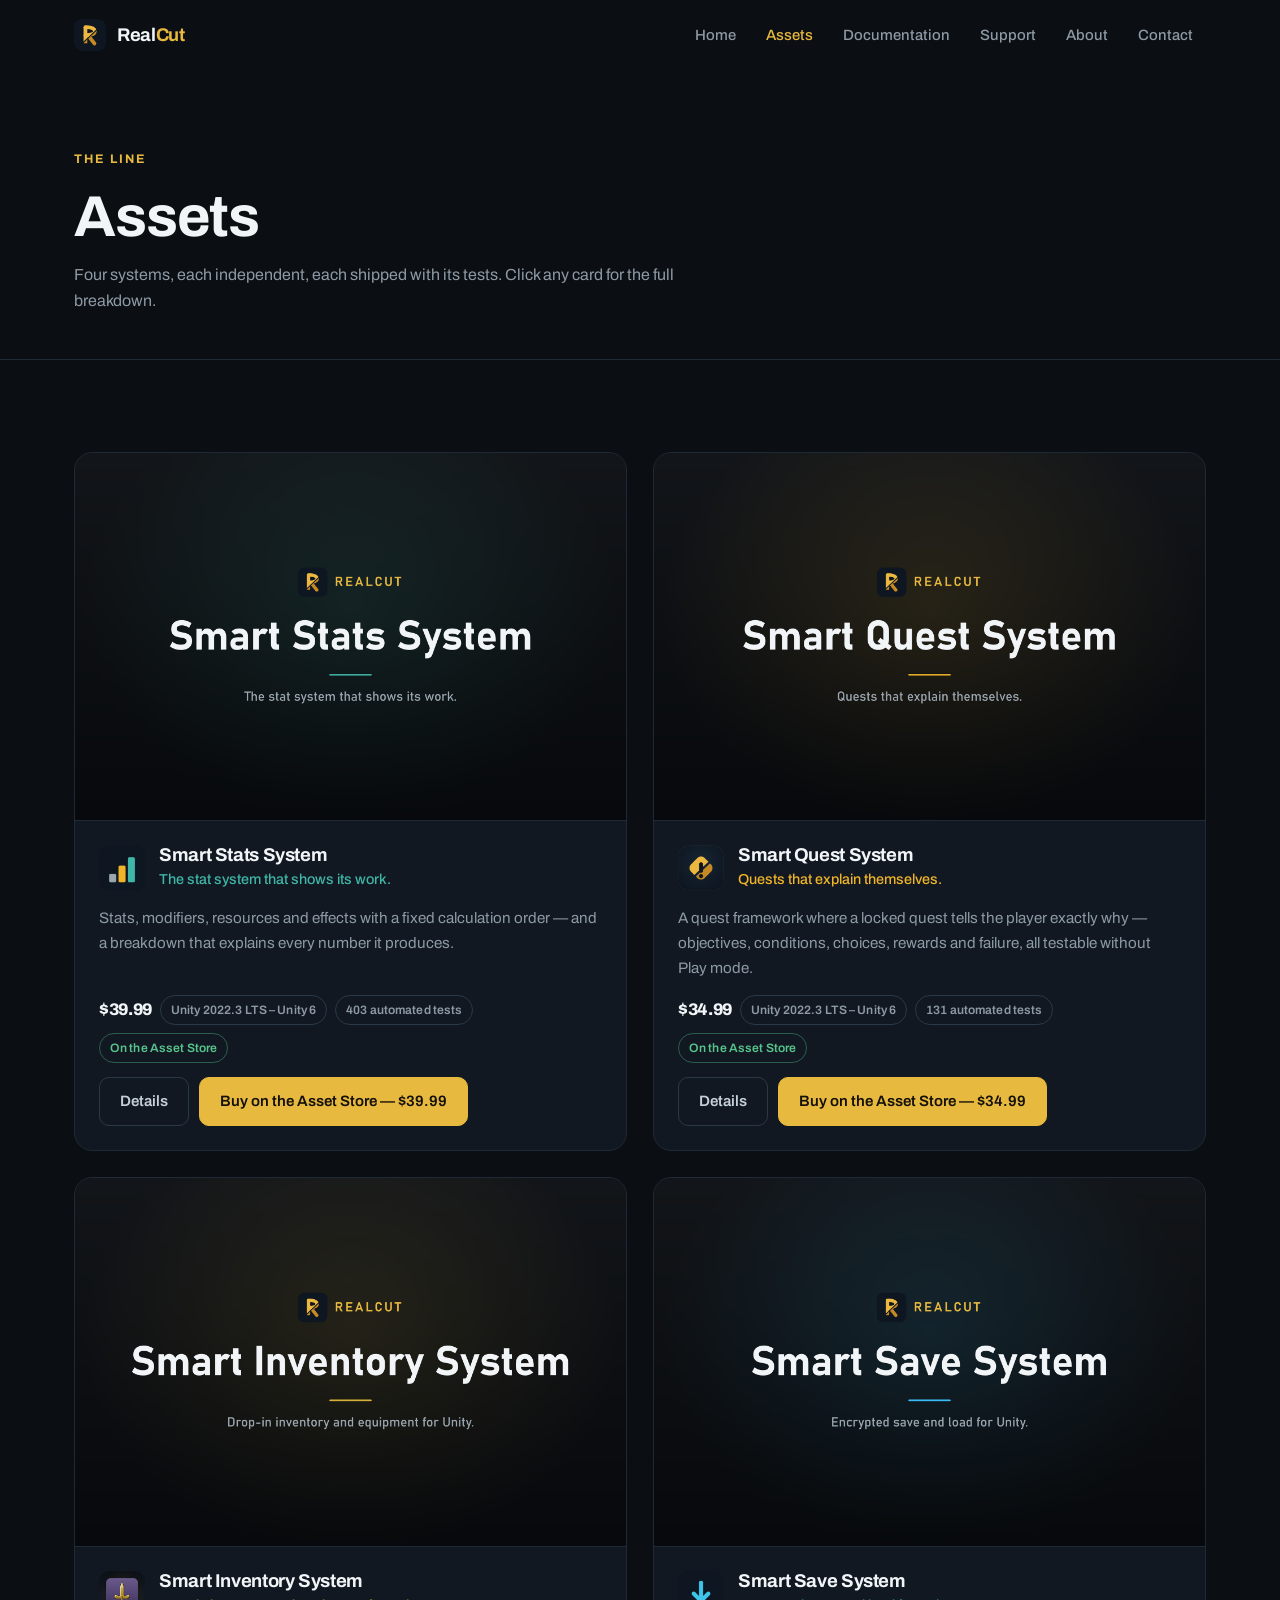
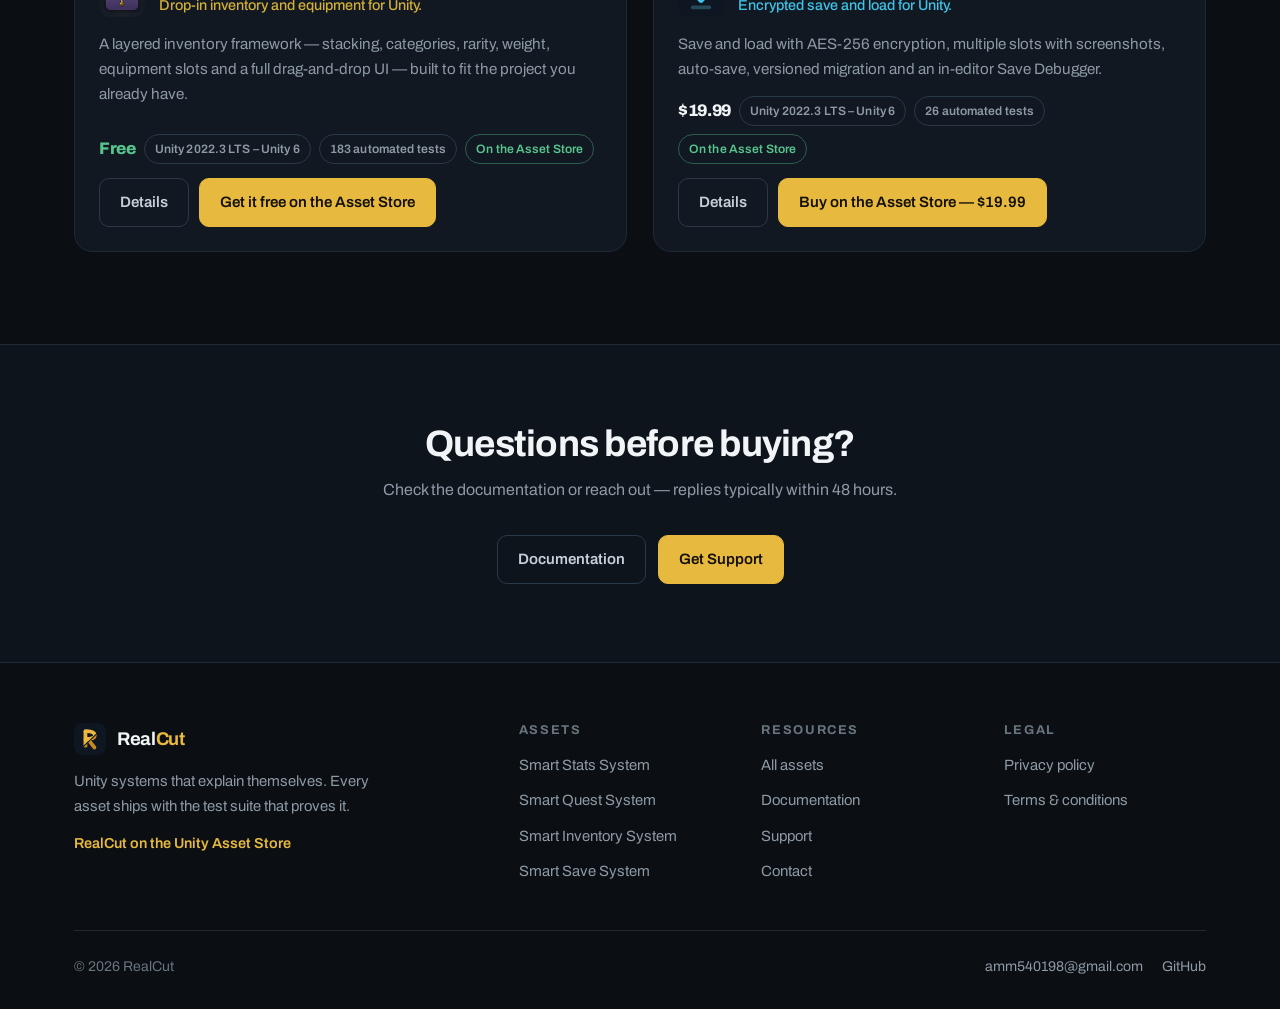
<file: products.html>
<!DOCTYPE html>
<html lang="en">
<head>
  <meta charset="UTF-8">
  <meta name="viewport" content="width=device-width, initial-scale=1.0">
  <title>Products — RealCut</title>
  <meta name="description" content="Every RealCut asset for Unity: Smart Stats, Smart Quest, Smart Inventory and Smart Save — each shipped with the test suite that proves it.">
  <link rel="icon" type="image/svg+xml" href="assets/favicon.svg?v=20260904b">
  <link rel="alternate icon" type="image/png" href="assets/favicon-32.png?v=20260904b">
  <link rel="apple-touch-icon" href="assets/apple-touch-icon.png?v=20260904b">
  <link rel="stylesheet" href="css/style.css?v=20260904">
</head>
<body data-page="products">
  <header id="site-header" class="site-header"></header>

  <main>
    <section class="page-head">
      <div class="container">
        <span class="eyebrow">The line</span>
        <h1>Assets</h1>
        <p>Four systems, each independent, each shipped with its tests. Click any card for the full breakdown.</p>
      </div>
    </section>

    <section class="section">
      <div class="container">
        <div id="product-grid" class="product-grid"></div>
      </div>
    </section>

    <section class="cta-band">
      <div class="container">
        <h2>Questions before buying?</h2>
        <p>Check the documentation or reach out — replies typically within 48 hours.</p>
        <div class="hero-actions">
          <a href="docs.html" class="btn btn-outline">Documentation</a>
          <a href="support.html" class="btn btn-primary">Get Support</a>
        </div>
      </div>
    </section>
  </main>

  <footer id="site-footer" class="site-footer"></footer>
  <script src="js/main.js?v=20260904"></script>
  <script src="js/products.js?v=20260904"></script>
</body>
</html>
</file>
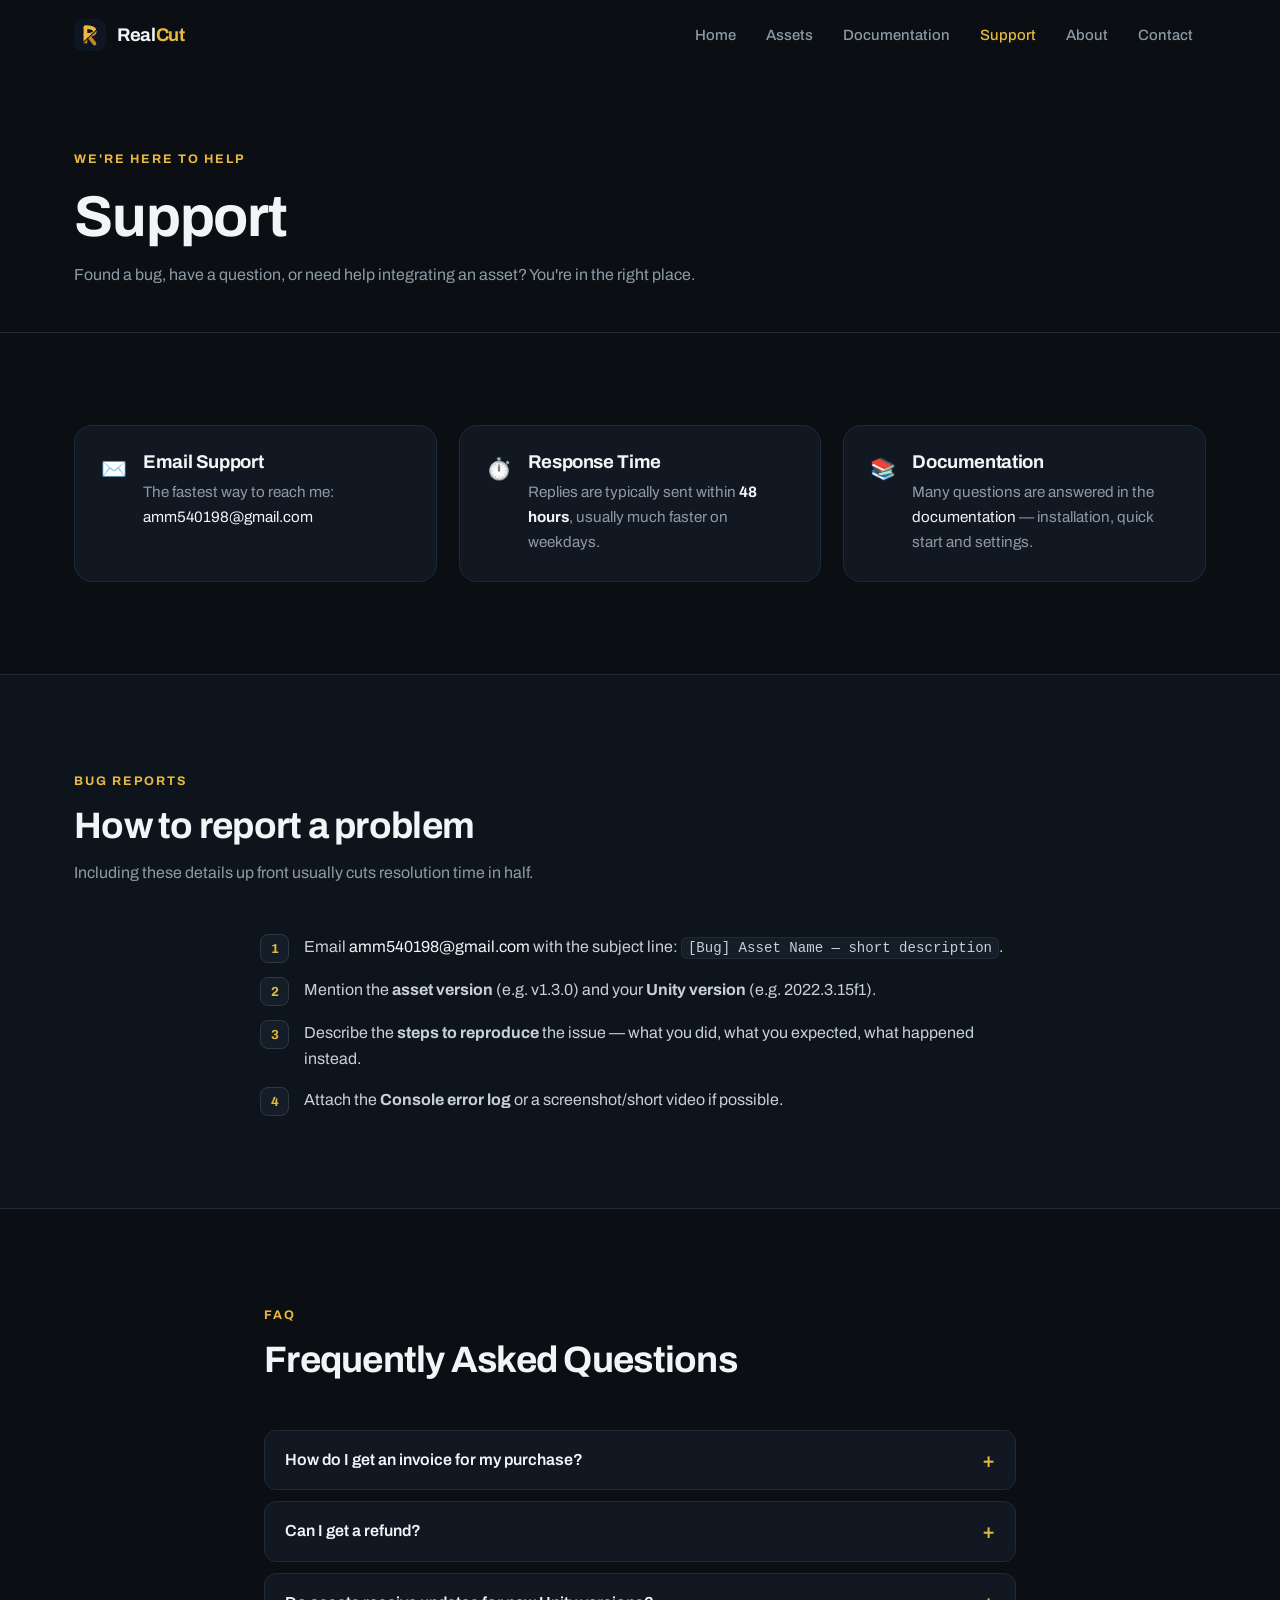
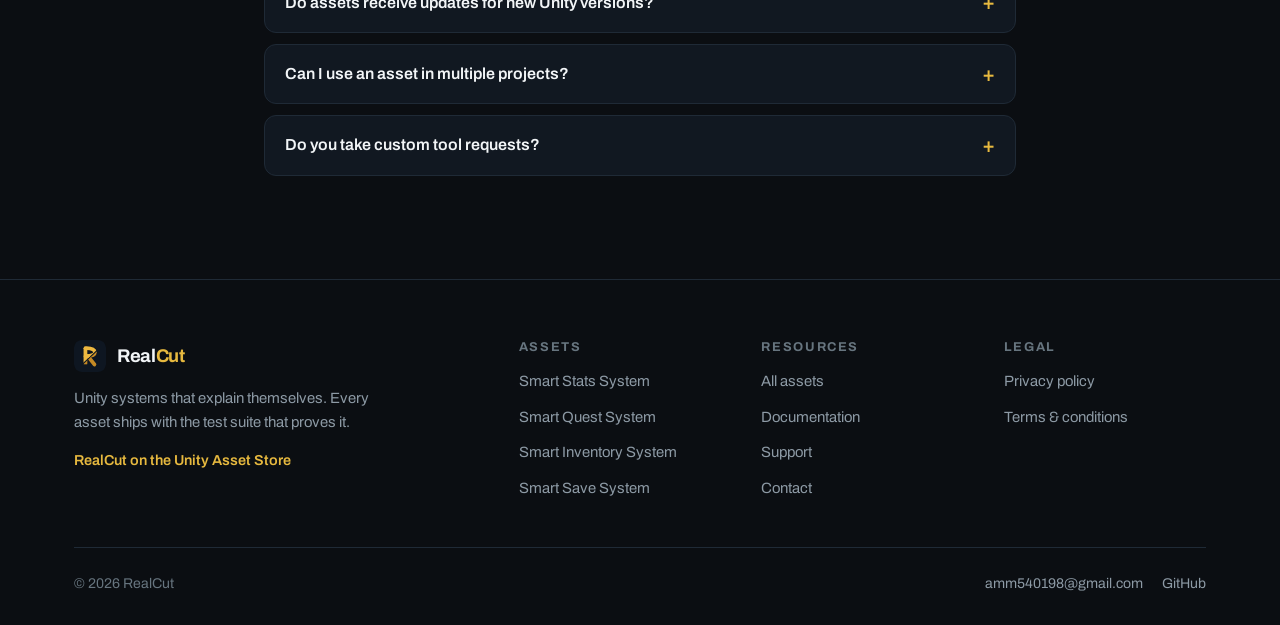
<file: support.html>
<!DOCTYPE html>
<html lang="en">
<head>
  <meta charset="UTF-8">
  <meta name="viewport" content="width=device-width, initial-scale=1.0">
  <title>Support — RealCut</title>
  <meta name="description" content="Get help with RealCut Unity assets: report a problem, read the FAQ, or email support. Replies typically within 48 hours.">
  <link rel="icon" type="image/svg+xml" href="assets/favicon.svg?v=20260904b">
  <link rel="alternate icon" type="image/png" href="assets/favicon-32.png?v=20260904b">
  <link rel="apple-touch-icon" href="assets/apple-touch-icon.png?v=20260904b">
  <link rel="stylesheet" href="css/style.css?v=20260904">
</head>
<body data-page="support">
  <header id="site-header" class="site-header"></header>

  <main>
    <section class="page-head">
      <div class="container">
        <span class="eyebrow">We're here to help</span>
        <h1>Support</h1>
        <p>Found a bug, have a question, or need help integrating an asset? You're in the right place.</p>
      </div>
    </section>

    <section class="section">
      <div class="container">
        <div class="grid-3">
          <div class="card info-tile">
            <div class="ico">✉️</div>
            <div>
              <h3>Email Support</h3>
              <p>The fastest way to reach me:<br>
              <a href="mailto:amm540198@gmail.com">amm540198@gmail.com</a></p>
            </div>
          </div>
          <div class="card info-tile">
            <div class="ico">⏱️</div>
            <div>
              <h3>Response Time</h3>
              <p>Replies are typically sent within <strong style="color:var(--text)">48 hours</strong>, usually much faster on weekdays.</p>
            </div>
          </div>
          <div class="card info-tile">
            <div class="ico">📚</div>
            <div>
              <h3>Documentation</h3>
              <p>Many questions are answered in the <a href="docs.html">documentation</a> — installation, quick start and settings.</p>
            </div>
          </div>
        </div>
      </div>
    </section>

    <section class="section alt">
      <div class="container">
        <div class="section-head">
          <span class="eyebrow">Bug reports</span>
          <h2>How to report a problem</h2>
          <p>Including these details up front usually cuts resolution time in half.</p>
        </div>
        <ol class="steps" style="max-width:760px;margin:0 auto">
          <li><span>Email <a href="mailto:amm540198@gmail.com">amm540198@gmail.com</a> with the subject line: <code>[Bug] Asset Name — short description</code>.</span></li>
          <li><span>Mention the <strong>asset version</strong> (e.g. v1.3.0) and your <strong>Unity version</strong> (e.g. 2022.3.15f1).</span></li>
          <li><span>Describe the <strong>steps to reproduce</strong> the issue — what you did, what you expected, what happened instead.</span></li>
          <li><span>Attach the <strong>Console error log</strong> or a screenshot/short video if possible.</span></li>
        </ol>
      </div>
    </section>

    <section class="section">
      <div class="container" style="max-width:800px">
        <div class="section-head">
          <span class="eyebrow">FAQ</span>
          <h2>Frequently Asked Questions</h2>
        </div>
        <div class="faq">
          <details>
            <summary>How do I get an invoice for my purchase?</summary>
            <div class="answer">Purchases are handled entirely by the Unity Asset Store. You can download invoices from your Unity account under <em>Order History</em>.</div>
          </details>
          <details>
            <summary>Can I get a refund?</summary>
            <div class="answer">Refunds follow the Unity Asset Store refund policy. If an asset doesn't work as advertised, contact me first — most issues can be fixed quickly.</div>
          </details>
          <details>
            <summary>Do assets receive updates for new Unity versions?</summary>
            <div class="answer">Yes. All assets are tested against current LTS releases and updated when new Unity versions ship. Updates within the same major version are free.</div>
          </details>
          <details>
            <summary>Can I use an asset in multiple projects?</summary>
            <div class="answer">The Unity Asset Store license applies: one license per seat, usable across your own projects. See the Asset Store EULA for details.</div>
          </details>
          <details>
            <summary>Do you take custom tool requests?</summary>
            <div class="answer">Feature requests for existing assets are always welcome. For custom work, send an email with your requirements and I'll let you know if it's feasible.</div>
          </details>
        </div>
      </div>
    </section>
  </main>

  <footer id="site-footer" class="site-footer"></footer>
  <script src="js/main.js?v=20260904"></script>
</body>
</html>
</file>
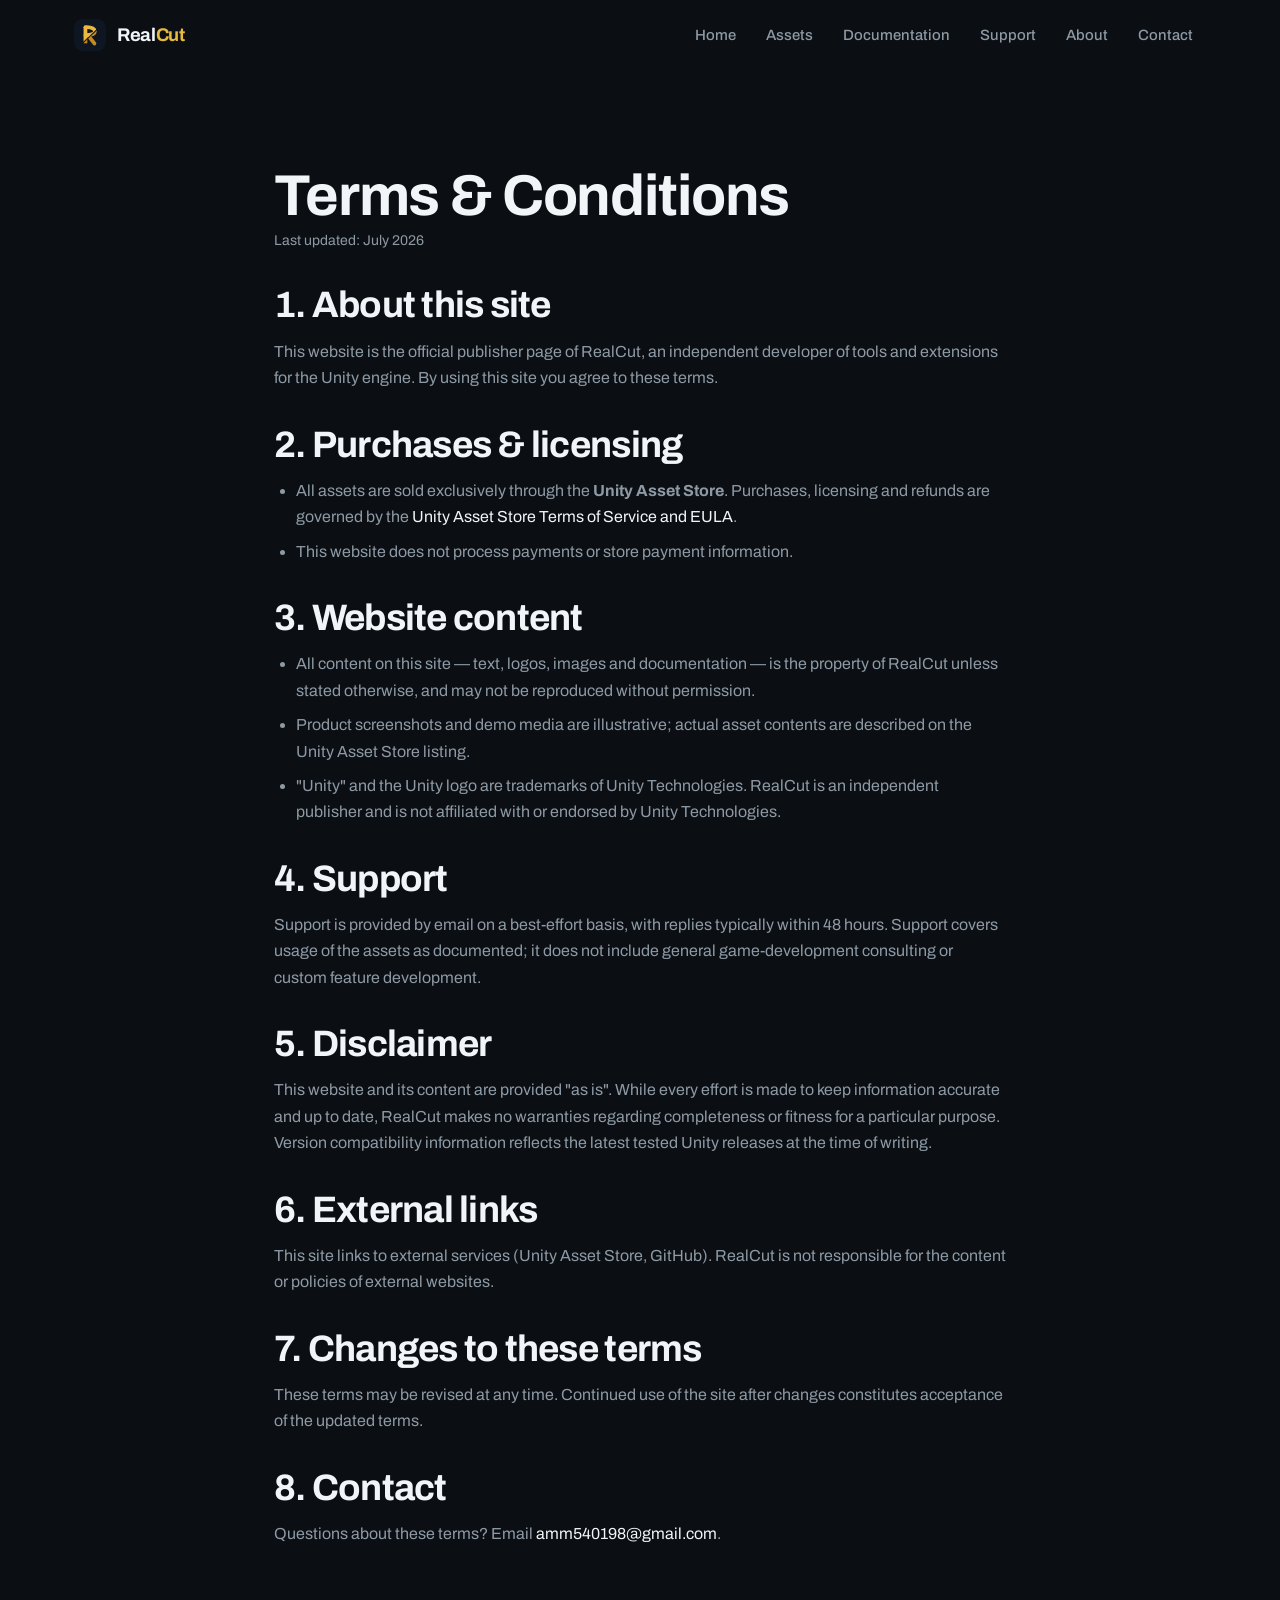
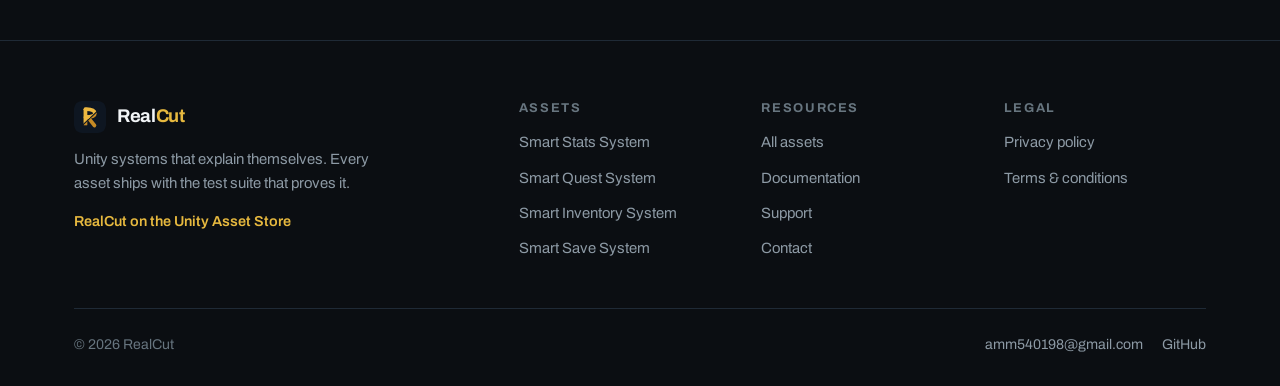
<file: terms.html>
<!DOCTYPE html>
<html lang="en">
<head>
  <meta charset="UTF-8">
  <meta name="viewport" content="width=device-width, initial-scale=1.0">
  <title>Terms &amp; Conditions — RealCut</title>
  <meta name="description" content="Terms and conditions for using the RealCut website and assets.">
  <link rel="icon" type="image/svg+xml" href="assets/favicon.svg?v=20260904b">
  <link rel="alternate icon" type="image/png" href="assets/favicon-32.png?v=20260904b">
  <link rel="apple-touch-icon" href="assets/apple-touch-icon.png?v=20260904b">
  <link rel="stylesheet" href="css/style.css?v=20260904">
</head>
<body data-page="terms">
  <header id="site-header" class="site-header"></header>

  <main>
    <section class="section legal">
      <div class="container" style="max-width:780px">
        <h1>Terms &amp; Conditions</h1>
        <p class="updated">Last updated: July 2026</p>

        <h2>1. About this site</h2>
        <p>This website is the official publisher page of RealCut, an independent developer of tools and extensions for the Unity engine. By using this site you agree to these terms.</p>

        <h2>2. Purchases &amp; licensing</h2>
        <ul>
          <li>All assets are sold exclusively through the <strong>Unity Asset Store</strong>. Purchases, licensing and refunds are governed by the <a href="https://unity.com/legal/as-terms" target="_blank" rel="noopener">Unity Asset Store Terms of Service and EULA</a>.</li>
          <li>This website does not process payments or store payment information.</li>
        </ul>

        <h2>3. Website content</h2>
        <ul>
          <li>All content on this site — text, logos, images and documentation — is the property of RealCut unless stated otherwise, and may not be reproduced without permission.</li>
          <li>Product screenshots and demo media are illustrative; actual asset contents are described on the Unity Asset Store listing.</li>
          <li>"Unity" and the Unity logo are trademarks of Unity Technologies. RealCut is an independent publisher and is not affiliated with or endorsed by Unity Technologies.</li>
        </ul>

        <h2>4. Support</h2>
        <p>Support is provided by email on a best-effort basis, with replies typically within 48 hours. Support covers usage of the assets as documented; it does not include general game-development consulting or custom feature development.</p>

        <h2>5. Disclaimer</h2>
        <p>This website and its content are provided "as is". While every effort is made to keep information accurate and up to date, RealCut makes no warranties regarding completeness or fitness for a particular purpose. Version compatibility information reflects the latest tested Unity releases at the time of writing.</p>

        <h2>6. External links</h2>
        <p>This site links to external services (Unity Asset Store, GitHub). RealCut is not responsible for the content or policies of external websites.</p>

        <h2>7. Changes to these terms</h2>
        <p>These terms may be revised at any time. Continued use of the site after changes constitutes acceptance of the updated terms.</p>

        <h2>8. Contact</h2>
        <p>Questions about these terms? Email <a href="mailto:amm540198@gmail.com">amm540198@gmail.com</a>.</p>
      </div>
    </section>
  </main>

  <footer id="site-footer" class="site-footer"></footer>
  <script src="js/main.js?v=20260904"></script>
</body>
</html>
</file>
<file: css/style.css>
@import url("https://fonts.googleapis.com/css2?family=Archivo:wght@400;500;600;700;800&display=swap");

/* RealCut — site styles.

   Flat ink, hard edges, one gold accent that belongs to the brand and one
   per-asset accent that belongs to the product. No gradient washes, no glows,
   no floating shapes: those are what make a page look machine-made. Motion is
   short, arrives once, and is switched off entirely for reduced-motion. */

:root {
  --bg:      #0B0E12;
  --bg-alt:  #0E141B;
  --panel:   #111821;
  --panel-2: #151E28;
  --line:    #1F2A36;
  --line-2:  #2A3947;

  --ink:     #F2F5F7;
  --ink-2:   #C6D0D9;
  --dim:     #8D9AA5;
  --faint:   #67757F;

  --gold:    #E7B93F;
  --gold-2:  #C89A28;
  --accent:  var(--gold);

  --ok:      #56C48C;

  /* names the older pages still use inline */
  --text:      var(--ink);
  --text-dim:  var(--dim);
  --text-faint:var(--faint);
  --border:    var(--line);
  --card:      var(--panel);

  --wrap: 1180px;
  --r: 12px;
  --r-lg: 18px;

  --ease: cubic-bezier(.22,.61,.36,1);
  --font: "Archivo", -apple-system, BlinkMacSystemFont, "Segoe UI", Roboto, sans-serif;
}

* { margin: 0; padding: 0; box-sizing: border-box; }

html { scroll-behavior: smooth; }
html.reduced-motion { scroll-behavior: auto; }

body {
  background: var(--bg);
  color: var(--ink);
  font-family: var(--font);
  font-size: 16px;
  line-height: 1.65;
  -webkit-font-smoothing: antialiased;
  overflow-x: hidden;
}

img { max-width: 100%; height: auto; display: block; }
a { color: var(--ink); text-decoration: none; }
code {
  font-family: ui-monospace, "Cascadia Mono", Consolas, monospace;
  font-size: .88em;
  background: var(--panel-2);
  border: 1px solid var(--line);
  border-radius: 6px;
  padding: .12em .42em;
  color: var(--ink-2);
}

.container { width: 100%; max-width: var(--wrap); margin: 0 auto; padding: 0 24px; }
.center { text-align: center; }
.dim { color: var(--dim); }

h1, h2, h3, h4 { line-height: 1.15; letter-spacing: -.02em; font-weight: 700; }
h1 { font-size: clamp(2.2rem, 5vw, 3.6rem); }
h2 { font-size: clamp(1.6rem, 3.2vw, 2.3rem); }
h3 { font-size: 1.16rem; }

/* ---------- motion ---------- */

.reveal {
  opacity: 0;
  transform: translateY(18px);
  transition: opacity .55s var(--ease), transform .55s var(--ease);
  transition-delay: calc(var(--i, 0) * 70ms);
}
.reveal.shown { opacity: 1; transform: none; }
html.reduced-motion .reveal { opacity: 1; transform: none; transition: none; }

/* ---------- header ---------- */

.site-header {
  position: sticky; top: 0; z-index: 50;
  border-bottom: 1px solid transparent;
  background: transparent;
  transition: background .3s var(--ease), border-color .3s var(--ease);
}
.site-header.scrolled {
  background: rgba(11, 14, 18, .88);
  backdrop-filter: blur(10px);
  border-bottom-color: var(--line);
}
.nav-wrap { display: flex; align-items: center; gap: 24px; height: 70px; }

.brand { display: flex; align-items: center; gap: 11px; font-weight: 700; font-size: 1.15rem; letter-spacing: -.02em; }
.brand svg { width: 32px; height: 32px; border-radius: 8px; }
.brand b { color: var(--gold); font-weight: 700; }

.main-nav { margin-left: auto; display: flex; gap: 4px; }
.main-nav a {
  color: var(--dim); font-size: .93rem; font-weight: 500;
  padding: 8px 13px; border-radius: 8px;
  transition: color .2s var(--ease), background .2s var(--ease);
}
.main-nav a:hover { color: var(--ink); background: var(--panel); }
.main-nav a.active { color: var(--gold); }

.nav-toggle {
  display: none; margin-left: auto;
  width: 42px; height: 42px; border: 1px solid var(--line);
  background: var(--panel); border-radius: 10px; cursor: pointer;
  flex-direction: column; align-items: center; justify-content: center; gap: 5px;
}
.nav-toggle span {
  display: block; width: 18px; height: 2px; background: var(--ink-2); border-radius: 2px;
  transition: transform .25s var(--ease), opacity .2s var(--ease);
}
.nav-toggle.is-open span:nth-child(1) { transform: translateY(7px) rotate(45deg); }
.nav-toggle.is-open span:nth-child(2) { opacity: 0; }
.nav-toggle.is-open span:nth-child(3) { transform: translateY(-7px) rotate(-45deg); }

/* ---------- buttons ---------- */

.btn {
  display: inline-flex; align-items: center; justify-content: center; gap: 8px;
  padding: 11px 20px; border-radius: 10px;
  font-family: var(--font); font-size: .94rem; font-weight: 600;
  border: 1px solid transparent; cursor: pointer; white-space: nowrap;
  transition: transform .16s var(--ease), background .2s var(--ease),
              border-color .2s var(--ease), color .2s var(--ease);
}
.btn:active { transform: translateY(1px); }
.btn-lg { padding: 15px 30px; font-size: 1rem; }

.btn-solid, .btn-primary {
  background: var(--gold); color: #14100A; border-color: var(--gold);
}
.btn-solid:hover, .btn-primary:hover { background: #F3C651; border-color: #F3C651; }

.btn-ghost, .btn-outline {
  background: transparent; color: var(--ink-2); border-color: var(--line-2);
}
.btn-ghost:hover, .btn-outline:hover { border-color: var(--gold); color: var(--gold); }

/* ---------- sections ---------- */

.section { padding: 92px 0; }
.section.alt { background: var(--bg-alt); border-block: 1px solid var(--line); }

.section-head { max-width: 640px; margin-bottom: 48px; }
.section-head.center-head { margin-inline: auto; text-align: center; }
.section-head p { color: var(--dim); margin-top: 12px; }

.eyebrow {
  display: inline-block; color: var(--gold);
  font-size: .78rem; font-weight: 700; letter-spacing: .16em; text-transform: uppercase;
  margin-bottom: 14px;
}

.page-head { padding: 74px 0 44px; border-bottom: 1px solid var(--line); }
.page-head p { color: var(--dim); max-width: 640px; margin-top: 12px; }

/* ---------- hero ---------- */

.hero { padding: 104px 0 92px; position: relative; }
.hero-logo svg { width: 76px; height: 76px; border-radius: 18px; margin-bottom: 28px; }
.hero h1 { max-width: 15ch; }
.hero .grad { color: var(--gold); }
.tagline { color: var(--dim); font-size: 1.1rem; max-width: 60ch; margin-top: 20px; }
.hero-actions { display: flex; flex-wrap: wrap; gap: 12px; margin-top: 32px; }

.hero-suite { display: flex; gap: 14px; margin-top: 56px; flex-wrap: wrap; }
.hero-suite img {
  width: 62px; height: 62px; border-radius: 14px; border: 1px solid var(--line);
  transition: transform .3s var(--ease), border-color .3s var(--ease);
}
.hero-suite a:hover img { transform: translateY(-4px); border-color: var(--gold); }

/* ---------- stats strip ---------- */

.stat-row { display: grid; grid-template-columns: repeat(4, 1fr); gap: 20px; }
.stat { text-align: center; padding: 26px 14px; background: var(--panel); border: 1px solid var(--line); border-radius: var(--r); }
.stat .num { display: block; font-size: 2.1rem; font-weight: 800; color: var(--gold); letter-spacing: -.03em; }
.stat .lbl { color: var(--dim); font-size: .86rem; }

/* ---------- cards ---------- */

.card {
  background: var(--panel); border: 1px solid var(--line);
  border-radius: var(--r-lg); padding: 26px;
  transition: transform .3s var(--ease), border-color .3s var(--ease);
}
.card:hover { border-color: var(--line-2); }

.grid-2 { display: grid; grid-template-columns: repeat(2, 1fr); gap: 22px; }
.grid-3 { display: grid; grid-template-columns: repeat(3, 1fr); gap: 22px; }

.feature-card .feature-icon { font-size: 1.6rem; margin-bottom: 14px; }
.feature-card h3 { margin-bottom: 8px; }
.feature-card p { color: var(--dim); font-size: .95rem; }

.info-tile { display: flex; gap: 16px; align-items: flex-start; }
.info-tile .ico { font-size: 1.3rem; flex: none; }
.info-tile h3 { margin-bottom: 6px; }
.info-tile p { color: var(--dim); font-size: .95rem; }

/* ---------- product grid ---------- */

.product-grid { display: grid; grid-template-columns: repeat(2, 1fr); gap: 26px; }

.product-card {
  background: var(--panel); border: 1px solid var(--line);
  border-radius: var(--r-lg); overflow: hidden;
  display: flex; flex-direction: column;
  transition: transform .35s var(--ease), border-color .35s var(--ease);
}
.product-card:hover { transform: translateY(-5px); border-color: var(--accent); }
html.reduced-motion .product-card:hover { transform: none; }

.product-card .thumb { display: block; position: relative; border-bottom: 1px solid var(--line); overflow: hidden; }
.product-card .thumb img { width: 100%; aspect-ratio: 1950 / 1300; object-fit: cover; transition: transform .5s var(--ease); }
.product-card:hover .thumb img { transform: scale(1.03); }
html.reduced-motion .product-card:hover .thumb img { transform: none; }

.product-card .body { padding: 24px; display: flex; flex-direction: column; gap: 14px; flex: 1; }
.card-head { display: flex; gap: 14px; align-items: flex-start; }
.card-icon { width: 46px; height: 46px; border-radius: 11px; flex: none; }
.card-tagline { color: var(--accent); font-size: .9rem; font-weight: 500; margin-top: 2px; }
.product-card .desc { color: var(--dim); font-size: .95rem; flex: 1; }

.meta-row { display: flex; flex-wrap: wrap; gap: 8px; align-items: center; }
.tag {
  font-size: .76rem; font-weight: 600; letter-spacing: .01em;
  padding: 4px 10px; border-radius: 999px;
  border: 1px solid var(--line-2); color: var(--dim);
}
.tag-live { border-color: rgba(86,196,140,.4); color: var(--ok); }
.tag-review { border-color: rgba(231,185,63,.4); color: var(--gold); }

.price { font-size: 1.05rem; font-weight: 800; color: var(--ink); letter-spacing: -.02em; }
.price-free { color: var(--ok); }

.card-actions { display: flex; flex-wrap: wrap; gap: 10px; }

/* ---------- product detail ---------- */

.detail-hero { padding: 52px 0 64px; border-bottom: 1px solid var(--line); background: var(--bg-alt); }
.crumbs { color: var(--faint); font-size: .86rem; display: flex; gap: 8px; flex-wrap: wrap; margin-bottom: 30px; }
.crumbs a { color: var(--dim); }
.crumbs a:hover { color: var(--gold); }

.detail-top { display: grid; grid-template-columns: 1fr 1fr; gap: 44px; align-items: center; }
.detail-icon { width: 62px; height: 62px; border-radius: 15px; margin-bottom: 20px; }
.detail-copy h1 { font-size: clamp(1.9rem, 4vw, 2.8rem); }
.detail-copy .lead { color: var(--accent); font-size: 1.15rem; font-weight: 500; margin: 12px 0 22px; }
.detail-copy .meta-row { margin-bottom: 24px; }
.detail-art img { border-radius: var(--r-lg); border: 1px solid var(--line); }

.note { color: var(--faint); font-size: .88rem; margin-top: 16px; max-width: 60ch; }

.detail-section { padding: 56px 0; border-bottom: 1px solid var(--line); }
.detail-section:last-child { border-bottom: 0; }
.detail-section h2 { margin-bottom: 26px; }

.shot img { border-radius: var(--r-lg); border: 1px solid var(--line); width: 100%; }

.check-list { list-style: none; display: grid; gap: 13px; }
.check-list li { position: relative; padding-left: 30px; color: var(--ink-2); }
.check-list li::before {
  content: ""; position: absolute; left: 6px; top: .72em;
  width: 8px; height: 8px; border-radius: 2px; background: var(--accent);
}
.check-list strong { color: var(--ink); font-weight: 600; }

.steps { list-style: none; counter-reset: s; display: grid; gap: 14px; }
.steps li { counter-increment: s; display: flex; gap: 15px; align-items: flex-start; color: var(--ink-2); }
.steps li::before {
  content: counter(s); flex: none;
  width: 27px; height: 27px; border-radius: 8px;
  background: var(--panel-2); border: 1px solid var(--line-2); color: var(--accent);
  display: grid; place-items: center; font-size: .82rem; font-weight: 700;
}

.table-wrap { overflow-x: auto; border: 1px solid var(--line); border-radius: var(--r); }
table { width: 100%; border-collapse: collapse; font-size: .94rem; min-width: 420px; }
th, td { text-align: left; padding: 13px 18px; border-bottom: 1px solid var(--line); }
th { background: var(--panel-2); color: var(--dim); font-weight: 600; font-size: .82rem; letter-spacing: .05em; text-transform: uppercase; }
tr:last-child td { border-bottom: 0; }
td.yes { color: var(--ok); font-weight: 600; }

.changelog { list-style: none; display: grid; gap: 18px; }
.changelog li { padding-left: 20px; border-left: 2px solid var(--line-2); }
.changelog .ver { font-weight: 700; color: var(--accent); margin-right: 10px; }
.changelog .date { color: var(--faint); font-size: .86rem; }
.changelog p { color: var(--dim); margin-top: 5px; font-size: .95rem; }

details {
  border: 1px solid var(--line); border-radius: var(--r);
  background: var(--panel); margin-bottom: 11px; overflow: hidden;
}
summary {
  padding: 16px 20px; cursor: pointer; font-weight: 600; list-style: none;
  display: flex; justify-content: space-between; align-items: center; gap: 16px;
}
summary::-webkit-details-marker { display: none; }
summary::after { content: "+"; color: var(--accent); font-size: 1.3rem; line-height: 1; flex: none; }
details[open] summary::after { content: "−"; }
.answer { padding: 0 20px 18px; color: var(--dim); font-size: .95rem; }

pre {
  background: var(--panel); border: 1px solid var(--line);
  border-radius: var(--r); padding: 18px 20px; overflow-x: auto;
  margin: 14px 0 20px; line-height: 1.6;
}
pre code {
  background: none; border: 0; padding: 0; color: var(--ink-2);
  font-size: .88rem; white-space: pre;
}
.docs-body pre + p { margin-top: -6px; }

/* ---------- about / docs / support ---------- */

.about-hero { display: flex; gap: 30px; align-items: flex-start; flex-wrap: wrap; }
.avatar {
  width: 76px; height: 76px; flex: none; border-radius: 19px;
  background: var(--panel-2); border: 1px solid var(--line-2);
  display: grid; place-items: center; font-weight: 800; color: var(--gold); font-size: 1.35rem;
}

.docs-layout { display: grid; grid-template-columns: 230px 1fr; gap: 44px; align-items: start; }
.docs-nav { position: sticky; top: 92px; display: grid; gap: 3px; }
.docs-nav a { color: var(--dim); padding: 8px 12px; border-radius: 8px; font-size: .93rem; }
.docs-nav a:hover { background: var(--panel); color: var(--ink); }
.docs-body h2 { margin: 34px 0 14px; }
.docs-body h2:first-child { margin-top: 0; }
.docs-body p, .docs-body li { color: var(--dim); }
.docs-body ol, .docs-body ul { padding-left: 22px; display: grid; gap: 8px; margin: 12px 0; }

.legal p, .legal li { color: var(--dim); }
.legal h2 { margin: 32px 0 12px; }
.legal ul { padding-left: 22px; display: grid; gap: 8px; }
.updated { color: var(--faint); font-size: .88rem; }

/* ---------- forms ---------- */

.form-grid { display: grid; gap: 16px; }
label { display: block; font-size: .88rem; font-weight: 600; color: var(--ink-2); margin-bottom: 7px; }
input, textarea, select {
  width: 100%; padding: 12px 14px;
  background: var(--bg); border: 1px solid var(--line-2); border-radius: 10px;
  color: var(--ink); font-family: var(--font); font-size: .95rem;
  transition: border-color .2s var(--ease);
}
input:focus, textarea:focus, select:focus { outline: none; border-color: var(--gold); }
textarea { resize: vertical; min-height: 130px; }
.form-note { color: var(--faint); font-size: .86rem; }
.form-success { color: var(--ok); font-weight: 600; }

/* ---------- CTA band ---------- */

.cta-band { padding: 78px 0; background: var(--bg-alt); border-top: 1px solid var(--line); text-align: center; }
.cta-band p { color: var(--dim); margin-top: 12px; }
.cta-band .hero-actions { justify-content: center; }

/* ---------- footer ---------- */

.site-footer { border-top: 1px solid var(--line); padding: 60px 0 30px; background: var(--bg); }
.footer-grid { display: grid; grid-template-columns: 2fr 1fr 1fr 1fr; gap: 40px; }
.footer-brand p { color: var(--dim); font-size: .93rem; margin-top: 14px; max-width: 34ch; }
.footer-store { display: inline-block; margin-top: 14px; color: var(--gold); font-size: .9rem; font-weight: 600; }
.footer-store:hover { text-decoration: underline; }
.site-footer h4 { font-size: .8rem; letter-spacing: .13em; text-transform: uppercase; color: var(--faint); margin-bottom: 14px; }
.site-footer ul { list-style: none; display: grid; gap: 9px; }
.site-footer ul a { color: var(--dim); font-size: .93rem; }
.site-footer ul a:hover { color: var(--gold); }
.footer-bottom {
  margin-top: 46px; padding-top: 24px; border-top: 1px solid var(--line);
  display: flex; justify-content: space-between; flex-wrap: wrap; gap: 14px;
  color: var(--faint); font-size: .88rem;
}
.footer-bottom a { color: var(--dim); margin-left: 16px; }
.footer-bottom a:first-child { margin-left: 0; }
.footer-bottom a:hover { color: var(--gold); }

/* ---------- responsive ---------- */

@media (max-width: 900px) {
  .nav-toggle { display: flex; }
  .main-nav {
    position: absolute; top: 70px; left: 0; right: 0;
    flex-direction: column; gap: 2px; padding: 14px 24px 20px;
    background: var(--bg); border-bottom: 1px solid var(--line);
    display: none;
  }
  .main-nav.open { display: flex; }
  .detail-top { grid-template-columns: 1fr; gap: 32px; }
  .docs-layout { grid-template-columns: 1fr; }
  .docs-nav { position: static; }
  .footer-grid { grid-template-columns: 1fr 1fr; gap: 32px; }
}

@media (max-width: 700px) {
  .section { padding: 64px 0; }
  .hero { padding: 72px 0 64px; }
  .grid-2, .grid-3, .product-grid { grid-template-columns: 1fr; }
  .stat-row { grid-template-columns: repeat(2, 1fr); }
  .footer-grid { grid-template-columns: 1fr; }
}
</file>
